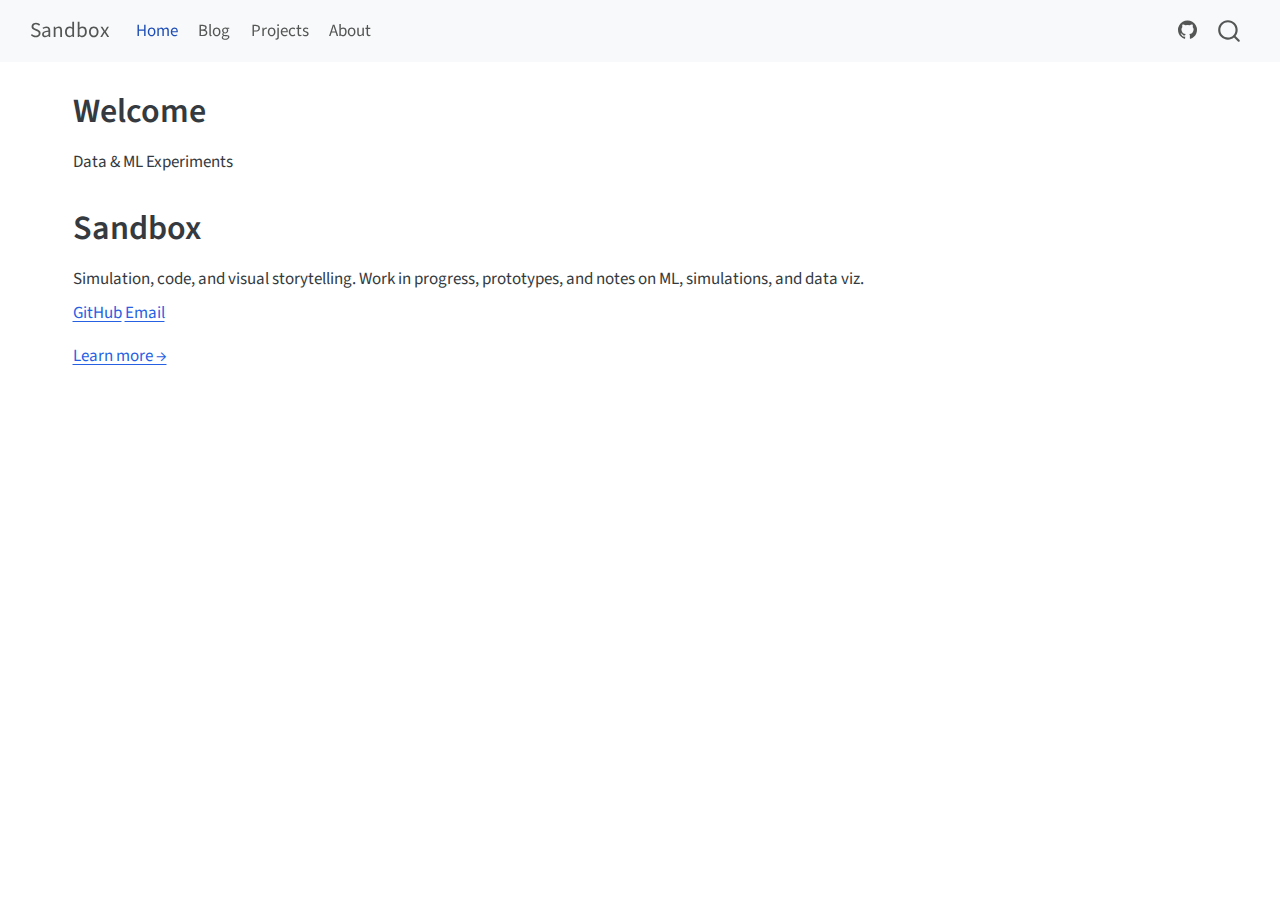
<file: index.html>
<!DOCTYPE html>
<html xmlns="http://www.w3.org/1999/xhtml" lang="en" xml:lang="en"><head>

<meta charset="utf-8">
<meta name="generator" content="quarto-1.8.26">

<meta name="viewport" content="width=device-width, initial-scale=1.0, user-scalable=yes">


<title>Welcome – Sandbox</title>
<style>
code{white-space: pre-wrap;}
span.smallcaps{font-variant: small-caps;}
div.columns{display: flex; gap: min(4vw, 1.5em);}
div.column{flex: auto; overflow-x: auto;}
div.hanging-indent{margin-left: 1.5em; text-indent: -1.5em;}
ul.task-list{list-style: none;}
ul.task-list li input[type="checkbox"] {
  width: 0.8em;
  margin: 0 0.8em 0.2em -1em; /* quarto-specific, see https://github.com/quarto-dev/quarto-cli/issues/4556 */ 
  vertical-align: middle;
}
</style>


<script src="site_libs/quarto-nav/quarto-nav.js"></script>
<script src="site_libs/quarto-nav/headroom.min.js"></script>
<script src="site_libs/clipboard/clipboard.min.js"></script>
<script src="site_libs/quarto-search/autocomplete.umd.js"></script>
<script src="site_libs/quarto-search/fuse.min.js"></script>
<script src="site_libs/quarto-search/quarto-search.js"></script>
<meta name="quarto:offset" content="./">
<script src="site_libs/quarto-html/quarto.js" type="module"></script>
<script src="site_libs/quarto-html/tabsets/tabsets.js" type="module"></script>
<script src="site_libs/quarto-html/axe/axe-check.js" type="module"></script>
<script src="site_libs/quarto-html/popper.min.js"></script>
<script src="site_libs/quarto-html/tippy.umd.min.js"></script>
<script src="site_libs/quarto-html/anchor.min.js"></script>
<link href="site_libs/quarto-html/tippy.css" rel="stylesheet">
<link href="site_libs/quarto-html/quarto-syntax-highlighting-587c61ba64f3a5504c4d52d930310e48.css" rel="stylesheet" id="quarto-text-highlighting-styles">
<script src="site_libs/bootstrap/bootstrap.min.js"></script>
<link href="site_libs/bootstrap/bootstrap-icons.css" rel="stylesheet">
<link href="site_libs/bootstrap/bootstrap-0b37c64f34216b628666a8dac638b53b.min.css" rel="stylesheet" append-hash="true" id="quarto-bootstrap" data-mode="light">
<script id="quarto-search-options" type="application/json">{
  "location": "navbar",
  "copy-button": false,
  "collapse-after": 3,
  "panel-placement": "end",
  "type": "overlay",
  "limit": 50,
  "keyboard-shortcut": [
    "f",
    "/",
    "s"
  ],
  "show-item-context": false,
  "language": {
    "search-no-results-text": "No results",
    "search-matching-documents-text": "matching documents",
    "search-copy-link-title": "Copy link to search",
    "search-hide-matches-text": "Hide additional matches",
    "search-more-match-text": "more match in this document",
    "search-more-matches-text": "more matches in this document",
    "search-clear-button-title": "Clear",
    "search-text-placeholder": "",
    "search-detached-cancel-button-title": "Cancel",
    "search-submit-button-title": "Submit",
    "search-label": "Search"
  }
}</script>


<link rel="stylesheet" href="styles.scss">
</head>

<body class="nav-fixed quarto-light">

<div id="quarto-search-results"></div>
  <header id="quarto-header" class="headroom fixed-top">
    <nav class="navbar navbar-expand-lg " data-bs-theme="dark">
      <div class="navbar-container container-fluid">
      <div class="navbar-brand-container mx-auto">
    <a class="navbar-brand" href="./index.html">
    <span class="navbar-title">Sandbox</span>
    </a>
  </div>
            <div id="quarto-search" class="" title="Search"></div>
          <button class="navbar-toggler" type="button" data-bs-toggle="collapse" data-bs-target="#navbarCollapse" aria-controls="navbarCollapse" role="menu" aria-expanded="false" aria-label="Toggle navigation" onclick="if (window.quartoToggleHeadroom) { window.quartoToggleHeadroom(); }">
  <span class="navbar-toggler-icon"></span>
</button>
          <div class="collapse navbar-collapse" id="navbarCollapse">
            <ul class="navbar-nav navbar-nav-scroll me-auto">
  <li class="nav-item">
    <a class="nav-link active" href="./index.html" aria-current="page"> 
<span class="menu-text">Home</span></a>
  </li>  
  <li class="nav-item">
    <a class="nav-link" href="./posts/index.html"> 
<span class="menu-text">Blog</span></a>
  </li>  
  <li class="nav-item">
    <a class="nav-link" href="./projects.qmd"> 
<span class="menu-text">Projects</span></a>
  </li>  
  <li class="nav-item">
    <a class="nav-link" href="./about.html"> 
<span class="menu-text">About</span></a>
  </li>  
</ul>
            <ul class="navbar-nav navbar-nav-scroll ms-auto">
  <li class="nav-item compact">
    <a class="nav-link" href="https://github.com/anjaliverma01"> <i class="bi bi-github" role="img">
</i> 
<span class="menu-text"></span></a>
  </li>  
</ul>
          </div> <!-- /navcollapse -->
            <div class="quarto-navbar-tools">
</div>
      </div> <!-- /container-fluid -->
    </nav>
</header>
<!-- content -->
<div id="quarto-content" class="quarto-container page-columns page-rows-contents page-layout-full page-navbar">
<!-- sidebar -->
<!-- margin-sidebar -->
    
<!-- main -->
<main class="content column-page" id="quarto-document-content">

<header id="title-block-header" class="quarto-title-block default">
<div class="quarto-title">
<h1 class="title">Welcome</h1>
</div>



<div class="quarto-title-meta column-page">

    
  
    
  </div>
  


</header>


<div class="hero">
<div class="hero-text">
<p class="eyebrow">
Data &amp; ML Experiments
</p>
<h1>
Sandbox
</h1>
<p class="subtitle">
Simulation, code, and visual storytelling. Work in progress, prototypes, and notes on ML, simulations, and data viz.
</p>
<div class="social">
<p><a href="https://github.com/anjaliverma01" aria-label="GitHub">GitHub</a> <a href="mailto:you@example.com" aria-label="Email">Email</a></p>
</div>
<p><a class="cta" href="./posts/index.html">Learn more →</a></p>
</div>
<div class="hero-visual" aria-hidden="true">

</div>
</div>



</main> <!-- /main -->
<script id="quarto-html-after-body" type="application/javascript">
  window.document.addEventListener("DOMContentLoaded", function (event) {
    const icon = "";
    const anchorJS = new window.AnchorJS();
    anchorJS.options = {
      placement: 'right',
      icon: icon
    };
    anchorJS.add('.anchored');
    const isCodeAnnotation = (el) => {
      for (const clz of el.classList) {
        if (clz.startsWith('code-annotation-')) {                     
          return true;
        }
      }
      return false;
    }
    const onCopySuccess = function(e) {
      // button target
      const button = e.trigger;
      // don't keep focus
      button.blur();
      // flash "checked"
      button.classList.add('code-copy-button-checked');
      var currentTitle = button.getAttribute("title");
      button.setAttribute("title", "Copied!");
      let tooltip;
      if (window.bootstrap) {
        button.setAttribute("data-bs-toggle", "tooltip");
        button.setAttribute("data-bs-placement", "left");
        button.setAttribute("data-bs-title", "Copied!");
        tooltip = new bootstrap.Tooltip(button, 
          { trigger: "manual", 
            customClass: "code-copy-button-tooltip",
            offset: [0, -8]});
        tooltip.show();    
      }
      setTimeout(function() {
        if (tooltip) {
          tooltip.hide();
          button.removeAttribute("data-bs-title");
          button.removeAttribute("data-bs-toggle");
          button.removeAttribute("data-bs-placement");
        }
        button.setAttribute("title", currentTitle);
        button.classList.remove('code-copy-button-checked');
      }, 1000);
      // clear code selection
      e.clearSelection();
    }
    const getTextToCopy = function(trigger) {
      const outerScaffold = trigger.parentElement.cloneNode(true);
      const codeEl = outerScaffold.querySelector('code');
      for (const childEl of codeEl.children) {
        if (isCodeAnnotation(childEl)) {
          childEl.remove();
        }
      }
      return codeEl.innerText;
    }
    const clipboard = new window.ClipboardJS('.code-copy-button:not([data-in-quarto-modal])', {
      text: getTextToCopy
    });
    clipboard.on('success', onCopySuccess);
    if (window.document.getElementById('quarto-embedded-source-code-modal')) {
      const clipboardModal = new window.ClipboardJS('.code-copy-button[data-in-quarto-modal]', {
        text: getTextToCopy,
        container: window.document.getElementById('quarto-embedded-source-code-modal')
      });
      clipboardModal.on('success', onCopySuccess);
    }
      var localhostRegex = new RegExp(/^(?:http|https):\/\/localhost\:?[0-9]*\//);
      var mailtoRegex = new RegExp(/^mailto:/);
        var filterRegex = new RegExp("https:\/\/anjaliverma01\.github\.io\/Sandbox\/");
      var isInternal = (href) => {
          return filterRegex.test(href) || localhostRegex.test(href) || mailtoRegex.test(href);
      }
      // Inspect non-navigation links and adorn them if external
     var links = window.document.querySelectorAll('a[href]:not(.nav-link):not(.navbar-brand):not(.toc-action):not(.sidebar-link):not(.sidebar-item-toggle):not(.pagination-link):not(.no-external):not([aria-hidden]):not(.dropdown-item):not(.quarto-navigation-tool):not(.about-link)');
      for (var i=0; i<links.length; i++) {
        const link = links[i];
        if (!isInternal(link.href)) {
          // undo the damage that might have been done by quarto-nav.js in the case of
          // links that we want to consider external
          if (link.dataset.originalHref !== undefined) {
            link.href = link.dataset.originalHref;
          }
        }
      }
    function tippyHover(el, contentFn, onTriggerFn, onUntriggerFn) {
      const config = {
        allowHTML: true,
        maxWidth: 500,
        delay: 100,
        arrow: false,
        appendTo: function(el) {
            return el.parentElement;
        },
        interactive: true,
        interactiveBorder: 10,
        theme: 'quarto',
        placement: 'bottom-start',
      };
      if (contentFn) {
        config.content = contentFn;
      }
      if (onTriggerFn) {
        config.onTrigger = onTriggerFn;
      }
      if (onUntriggerFn) {
        config.onUntrigger = onUntriggerFn;
      }
      window.tippy(el, config); 
    }
    const noterefs = window.document.querySelectorAll('a[role="doc-noteref"]');
    for (var i=0; i<noterefs.length; i++) {
      const ref = noterefs[i];
      tippyHover(ref, function() {
        // use id or data attribute instead here
        let href = ref.getAttribute('data-footnote-href') || ref.getAttribute('href');
        try { href = new URL(href).hash; } catch {}
        const id = href.replace(/^#\/?/, "");
        const note = window.document.getElementById(id);
        if (note) {
          return note.innerHTML;
        } else {
          return "";
        }
      });
    }
    const xrefs = window.document.querySelectorAll('a.quarto-xref');
    const processXRef = (id, note) => {
      // Strip column container classes
      const stripColumnClz = (el) => {
        el.classList.remove("page-full", "page-columns");
        if (el.children) {
          for (const child of el.children) {
            stripColumnClz(child);
          }
        }
      }
      stripColumnClz(note)
      if (id === null || id.startsWith('sec-')) {
        // Special case sections, only their first couple elements
        const container = document.createElement("div");
        if (note.children && note.children.length > 2) {
          container.appendChild(note.children[0].cloneNode(true));
          for (let i = 1; i < note.children.length; i++) {
            const child = note.children[i];
            if (child.tagName === "P" && child.innerText === "") {
              continue;
            } else {
              container.appendChild(child.cloneNode(true));
              break;
            }
          }
          if (window.Quarto?.typesetMath) {
            window.Quarto.typesetMath(container);
          }
          return container.innerHTML
        } else {
          if (window.Quarto?.typesetMath) {
            window.Quarto.typesetMath(note);
          }
          return note.innerHTML;
        }
      } else {
        // Remove any anchor links if they are present
        const anchorLink = note.querySelector('a.anchorjs-link');
        if (anchorLink) {
          anchorLink.remove();
        }
        if (window.Quarto?.typesetMath) {
          window.Quarto.typesetMath(note);
        }
        if (note.classList.contains("callout")) {
          return note.outerHTML;
        } else {
          return note.innerHTML;
        }
      }
    }
    for (var i=0; i<xrefs.length; i++) {
      const xref = xrefs[i];
      tippyHover(xref, undefined, function(instance) {
        instance.disable();
        let url = xref.getAttribute('href');
        let hash = undefined; 
        if (url.startsWith('#')) {
          hash = url;
        } else {
          try { hash = new URL(url).hash; } catch {}
        }
        if (hash) {
          const id = hash.replace(/^#\/?/, "");
          const note = window.document.getElementById(id);
          if (note !== null) {
            try {
              const html = processXRef(id, note.cloneNode(true));
              instance.setContent(html);
            } finally {
              instance.enable();
              instance.show();
            }
          } else {
            // See if we can fetch this
            fetch(url.split('#')[0])
            .then(res => res.text())
            .then(html => {
              const parser = new DOMParser();
              const htmlDoc = parser.parseFromString(html, "text/html");
              const note = htmlDoc.getElementById(id);
              if (note !== null) {
                const html = processXRef(id, note);
                instance.setContent(html);
              } 
            }).finally(() => {
              instance.enable();
              instance.show();
            });
          }
        } else {
          // See if we can fetch a full url (with no hash to target)
          // This is a special case and we should probably do some content thinning / targeting
          fetch(url)
          .then(res => res.text())
          .then(html => {
            const parser = new DOMParser();
            const htmlDoc = parser.parseFromString(html, "text/html");
            const note = htmlDoc.querySelector('main.content');
            if (note !== null) {
              // This should only happen for chapter cross references
              // (since there is no id in the URL)
              // remove the first header
              if (note.children.length > 0 && note.children[0].tagName === "HEADER") {
                note.children[0].remove();
              }
              const html = processXRef(null, note);
              instance.setContent(html);
            } 
          }).finally(() => {
            instance.enable();
            instance.show();
          });
        }
      }, function(instance) {
      });
    }
        let selectedAnnoteEl;
        const selectorForAnnotation = ( cell, annotation) => {
          let cellAttr = 'data-code-cell="' + cell + '"';
          let lineAttr = 'data-code-annotation="' +  annotation + '"';
          const selector = 'span[' + cellAttr + '][' + lineAttr + ']';
          return selector;
        }
        const selectCodeLines = (annoteEl) => {
          const doc = window.document;
          const targetCell = annoteEl.getAttribute("data-target-cell");
          const targetAnnotation = annoteEl.getAttribute("data-target-annotation");
          const annoteSpan = window.document.querySelector(selectorForAnnotation(targetCell, targetAnnotation));
          const lines = annoteSpan.getAttribute("data-code-lines").split(",");
          const lineIds = lines.map((line) => {
            return targetCell + "-" + line;
          })
          let top = null;
          let height = null;
          let parent = null;
          if (lineIds.length > 0) {
              //compute the position of the single el (top and bottom and make a div)
              const el = window.document.getElementById(lineIds[0]);
              top = el.offsetTop;
              height = el.offsetHeight;
              parent = el.parentElement.parentElement;
            if (lineIds.length > 1) {
              const lastEl = window.document.getElementById(lineIds[lineIds.length - 1]);
              const bottom = lastEl.offsetTop + lastEl.offsetHeight;
              height = bottom - top;
            }
            if (top !== null && height !== null && parent !== null) {
              // cook up a div (if necessary) and position it 
              let div = window.document.getElementById("code-annotation-line-highlight");
              if (div === null) {
                div = window.document.createElement("div");
                div.setAttribute("id", "code-annotation-line-highlight");
                div.style.position = 'absolute';
                parent.appendChild(div);
              }
              div.style.top = top - 2 + "px";
              div.style.height = height + 4 + "px";
              div.style.left = 0;
              let gutterDiv = window.document.getElementById("code-annotation-line-highlight-gutter");
              if (gutterDiv === null) {
                gutterDiv = window.document.createElement("div");
                gutterDiv.setAttribute("id", "code-annotation-line-highlight-gutter");
                gutterDiv.style.position = 'absolute';
                const codeCell = window.document.getElementById(targetCell);
                const gutter = codeCell.querySelector('.code-annotation-gutter');
                gutter.appendChild(gutterDiv);
              }
              gutterDiv.style.top = top - 2 + "px";
              gutterDiv.style.height = height + 4 + "px";
            }
            selectedAnnoteEl = annoteEl;
          }
        };
        const unselectCodeLines = () => {
          const elementsIds = ["code-annotation-line-highlight", "code-annotation-line-highlight-gutter"];
          elementsIds.forEach((elId) => {
            const div = window.document.getElementById(elId);
            if (div) {
              div.remove();
            }
          });
          selectedAnnoteEl = undefined;
        };
          // Handle positioning of the toggle
      window.addEventListener(
        "resize",
        throttle(() => {
          elRect = undefined;
          if (selectedAnnoteEl) {
            selectCodeLines(selectedAnnoteEl);
          }
        }, 10)
      );
      function throttle(fn, ms) {
      let throttle = false;
      let timer;
        return (...args) => {
          if(!throttle) { // first call gets through
              fn.apply(this, args);
              throttle = true;
          } else { // all the others get throttled
              if(timer) clearTimeout(timer); // cancel #2
              timer = setTimeout(() => {
                fn.apply(this, args);
                timer = throttle = false;
              }, ms);
          }
        };
      }
        // Attach click handler to the DT
        const annoteDls = window.document.querySelectorAll('dt[data-target-cell]');
        for (const annoteDlNode of annoteDls) {
          annoteDlNode.addEventListener('click', (event) => {
            const clickedEl = event.target;
            if (clickedEl !== selectedAnnoteEl) {
              unselectCodeLines();
              const activeEl = window.document.querySelector('dt[data-target-cell].code-annotation-active');
              if (activeEl) {
                activeEl.classList.remove('code-annotation-active');
              }
              selectCodeLines(clickedEl);
              clickedEl.classList.add('code-annotation-active');
            } else {
              // Unselect the line
              unselectCodeLines();
              clickedEl.classList.remove('code-annotation-active');
            }
          });
        }
    const findCites = (el) => {
      const parentEl = el.parentElement;
      if (parentEl) {
        const cites = parentEl.dataset.cites;
        if (cites) {
          return {
            el,
            cites: cites.split(' ')
          };
        } else {
          return findCites(el.parentElement)
        }
      } else {
        return undefined;
      }
    };
    var bibliorefs = window.document.querySelectorAll('a[role="doc-biblioref"]');
    for (var i=0; i<bibliorefs.length; i++) {
      const ref = bibliorefs[i];
      const citeInfo = findCites(ref);
      if (citeInfo) {
        tippyHover(citeInfo.el, function() {
          var popup = window.document.createElement('div');
          citeInfo.cites.forEach(function(cite) {
            var citeDiv = window.document.createElement('div');
            citeDiv.classList.add('hanging-indent');
            citeDiv.classList.add('csl-entry');
            var biblioDiv = window.document.getElementById('ref-' + cite);
            if (biblioDiv) {
              citeDiv.innerHTML = biblioDiv.innerHTML;
            }
            popup.appendChild(citeDiv);
          });
          return popup.innerHTML;
        });
      }
    }
  });
  </script>
</div> <!-- /content -->




</body></html>
</file>
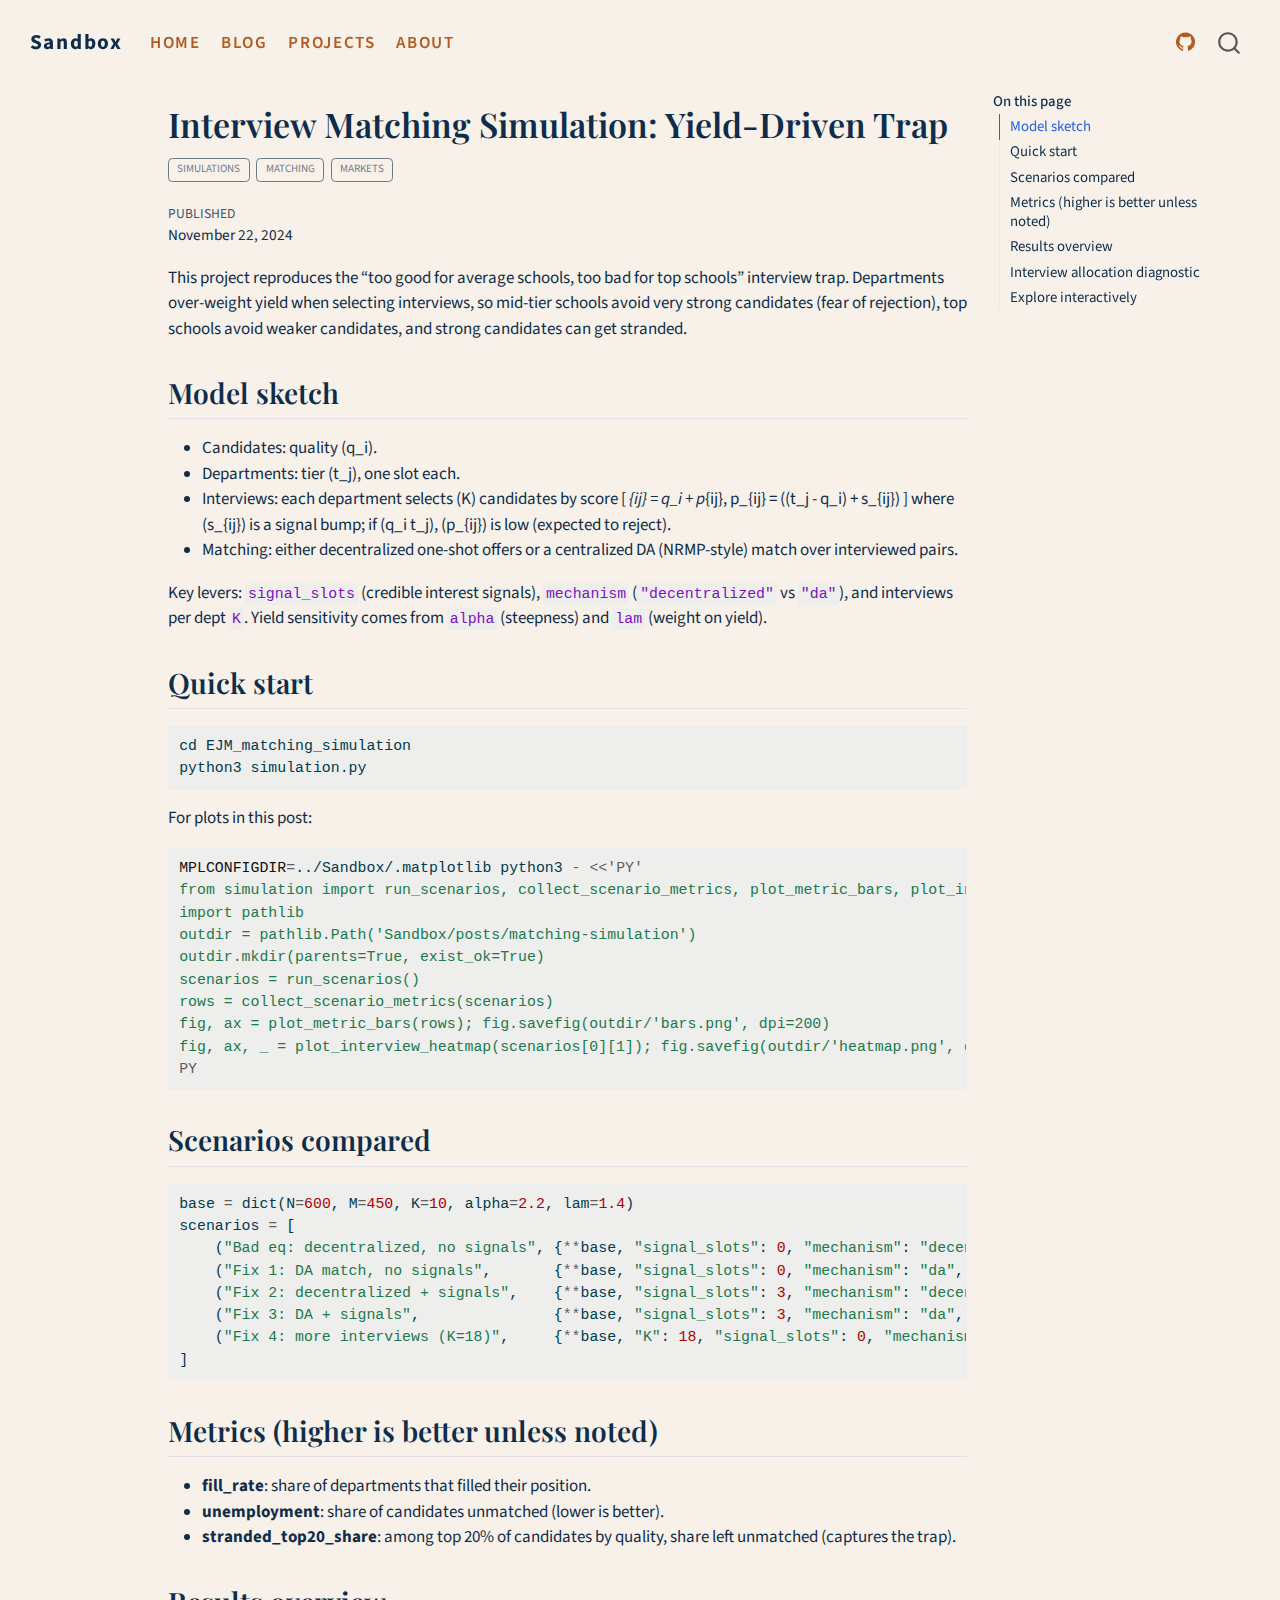
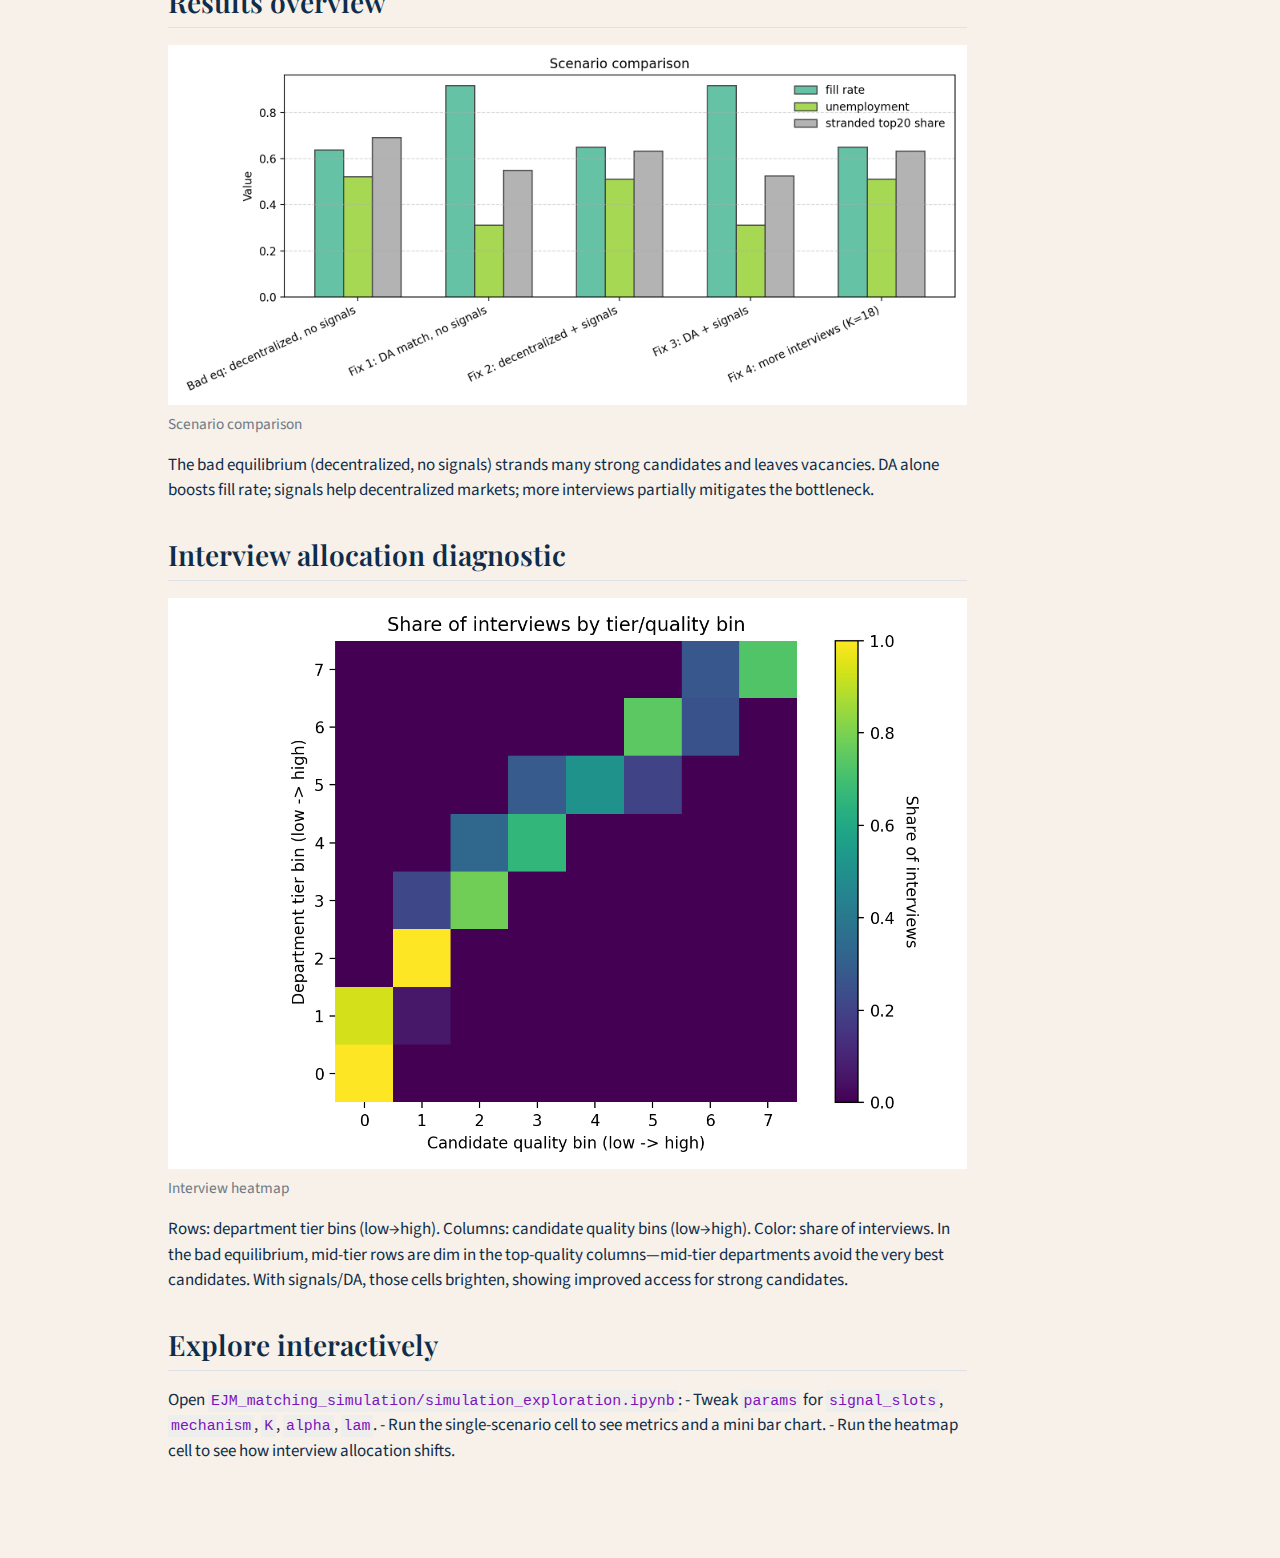
<file: posts/matching-simulation/index.html>
<!DOCTYPE html>
<html xmlns="http://www.w3.org/1999/xhtml" lang="en" xml:lang="en"><head>

<meta charset="utf-8">
<meta name="generator" content="quarto-1.8.26">

<meta name="viewport" content="width=device-width, initial-scale=1.0, user-scalable=yes">

<meta name="dcterms.date" content="2024-11-22">

<title>Interview Matching Simulation: Yield-Driven Trap – Sandbox</title>
<style>
code{white-space: pre-wrap;}
span.smallcaps{font-variant: small-caps;}
div.columns{display: flex; gap: min(4vw, 1.5em);}
div.column{flex: auto; overflow-x: auto;}
div.hanging-indent{margin-left: 1.5em; text-indent: -1.5em;}
ul.task-list{list-style: none;}
ul.task-list li input[type="checkbox"] {
  width: 0.8em;
  margin: 0 0.8em 0.2em -1em; /* quarto-specific, see https://github.com/quarto-dev/quarto-cli/issues/4556 */ 
  vertical-align: middle;
}
/* CSS for syntax highlighting */
html { -webkit-text-size-adjust: 100%; }
pre > code.sourceCode { white-space: pre; position: relative; }
pre > code.sourceCode > span { display: inline-block; line-height: 1.25; }
pre > code.sourceCode > span:empty { height: 1.2em; }
.sourceCode { overflow: visible; }
code.sourceCode > span { color: inherit; text-decoration: inherit; }
div.sourceCode { margin: 1em 0; }
pre.sourceCode { margin: 0; }
@media screen {
div.sourceCode { overflow: auto; }
}
@media print {
pre > code.sourceCode { white-space: pre-wrap; }
pre > code.sourceCode > span { text-indent: -5em; padding-left: 5em; }
}
pre.numberSource code
  { counter-reset: source-line 0; }
pre.numberSource code > span
  { position: relative; left: -4em; counter-increment: source-line; }
pre.numberSource code > span > a:first-child::before
  { content: counter(source-line);
    position: relative; left: -1em; text-align: right; vertical-align: baseline;
    border: none; display: inline-block;
    -webkit-touch-callout: none; -webkit-user-select: none;
    -khtml-user-select: none; -moz-user-select: none;
    -ms-user-select: none; user-select: none;
    padding: 0 4px; width: 4em;
  }
pre.numberSource { margin-left: 3em;  padding-left: 4px; }
div.sourceCode
  {   }
@media screen {
pre > code.sourceCode > span > a:first-child::before { text-decoration: underline; }
}
</style>


<script src="../../site_libs/quarto-nav/quarto-nav.js"></script>
<script src="../../site_libs/quarto-nav/headroom.min.js"></script>
<script src="../../site_libs/clipboard/clipboard.min.js"></script>
<script src="../../site_libs/quarto-search/autocomplete.umd.js"></script>
<script src="../../site_libs/quarto-search/fuse.min.js"></script>
<script src="../../site_libs/quarto-search/quarto-search.js"></script>
<meta name="quarto:offset" content="../../">
<script src="../../site_libs/quarto-html/quarto.js" type="module"></script>
<script src="../../site_libs/quarto-html/tabsets/tabsets.js" type="module"></script>
<script src="../../site_libs/quarto-html/axe/axe-check.js" type="module"></script>
<script src="../../site_libs/quarto-html/popper.min.js"></script>
<script src="../../site_libs/quarto-html/tippy.umd.min.js"></script>
<script src="../../site_libs/quarto-html/anchor.min.js"></script>
<link href="../../site_libs/quarto-html/tippy.css" rel="stylesheet">
<link href="../../site_libs/quarto-html/quarto-syntax-highlighting-587c61ba64f3a5504c4d52d930310e48.css" rel="stylesheet" id="quarto-text-highlighting-styles">
<script src="../../site_libs/bootstrap/bootstrap.min.js"></script>
<link href="../../site_libs/bootstrap/bootstrap-icons.css" rel="stylesheet">
<link href="../../site_libs/bootstrap/bootstrap-5b4ad623e5705c0698d39aec6f10cf02.min.css" rel="stylesheet" append-hash="true" id="quarto-bootstrap" data-mode="light">
<script id="quarto-search-options" type="application/json">{
  "location": "navbar",
  "copy-button": false,
  "collapse-after": 3,
  "panel-placement": "end",
  "type": "overlay",
  "limit": 50,
  "keyboard-shortcut": [
    "f",
    "/",
    "s"
  ],
  "show-item-context": false,
  "language": {
    "search-no-results-text": "No results",
    "search-matching-documents-text": "matching documents",
    "search-copy-link-title": "Copy link to search",
    "search-hide-matches-text": "Hide additional matches",
    "search-more-match-text": "more match in this document",
    "search-more-matches-text": "more matches in this document",
    "search-clear-button-title": "Clear",
    "search-text-placeholder": "",
    "search-detached-cancel-button-title": "Cancel",
    "search-submit-button-title": "Submit",
    "search-label": "Search"
  }
}</script>


<link rel="stylesheet" href="../../styles.css">
</head>

<body class="nav-fixed quarto-light">

<div id="quarto-search-results"></div>
  <header id="quarto-header" class="headroom fixed-top">
    <nav class="navbar navbar-expand-lg " data-bs-theme="dark">
      <div class="navbar-container container-fluid">
      <div class="navbar-brand-container mx-auto">
    <a class="navbar-brand" href="../../index.html">
    <span class="navbar-title">Sandbox</span>
    </a>
  </div>
            <div id="quarto-search" class="" title="Search"></div>
          <button class="navbar-toggler" type="button" data-bs-toggle="collapse" data-bs-target="#navbarCollapse" aria-controls="navbarCollapse" role="menu" aria-expanded="false" aria-label="Toggle navigation" onclick="if (window.quartoToggleHeadroom) { window.quartoToggleHeadroom(); }">
  <span class="navbar-toggler-icon"></span>
</button>
          <div class="collapse navbar-collapse" id="navbarCollapse">
            <ul class="navbar-nav navbar-nav-scroll me-auto">
  <li class="nav-item">
    <a class="nav-link" href="../../index.html"> 
<span class="menu-text">Home</span></a>
  </li>  
  <li class="nav-item">
    <a class="nav-link" href="../../posts/index.html"> 
<span class="menu-text">Blog</span></a>
  </li>  
  <li class="nav-item">
    <a class="nav-link" href="../../projects.qmd"> 
<span class="menu-text">Projects</span></a>
  </li>  
  <li class="nav-item">
    <a class="nav-link" href="../../about.html"> 
<span class="menu-text">About</span></a>
  </li>  
</ul>
            <ul class="navbar-nav navbar-nav-scroll ms-auto">
  <li class="nav-item compact">
    <a class="nav-link" href="https://github.com/anjaliverma01"> <i class="bi bi-github" role="img">
</i> 
<span class="menu-text"></span></a>
  </li>  
</ul>
          </div> <!-- /navcollapse -->
            <div class="quarto-navbar-tools">
</div>
      </div> <!-- /container-fluid -->
    </nav>
</header>
<!-- content -->
<div id="quarto-content" class="quarto-container page-columns page-rows-contents page-layout-article page-navbar">
<!-- sidebar -->
<!-- margin-sidebar -->
    <div id="quarto-margin-sidebar" class="sidebar margin-sidebar">
        <nav id="TOC" role="doc-toc" class="toc-active">
    <h2 id="toc-title">On this page</h2>
   
  <ul>
  <li><a href="#model-sketch" id="toc-model-sketch" class="nav-link active" data-scroll-target="#model-sketch">Model sketch</a></li>
  <li><a href="#quick-start" id="toc-quick-start" class="nav-link" data-scroll-target="#quick-start">Quick start</a></li>
  <li><a href="#scenarios-compared" id="toc-scenarios-compared" class="nav-link" data-scroll-target="#scenarios-compared">Scenarios compared</a></li>
  <li><a href="#metrics-higher-is-better-unless-noted" id="toc-metrics-higher-is-better-unless-noted" class="nav-link" data-scroll-target="#metrics-higher-is-better-unless-noted">Metrics (higher is better unless noted)</a></li>
  <li><a href="#results-overview" id="toc-results-overview" class="nav-link" data-scroll-target="#results-overview">Results overview</a></li>
  <li><a href="#interview-allocation-diagnostic" id="toc-interview-allocation-diagnostic" class="nav-link" data-scroll-target="#interview-allocation-diagnostic">Interview allocation diagnostic</a></li>
  <li><a href="#explore-interactively" id="toc-explore-interactively" class="nav-link" data-scroll-target="#explore-interactively">Explore interactively</a></li>
  </ul>
</nav>
    </div>
<!-- main -->
<main class="content" id="quarto-document-content">

<header id="title-block-header" class="quarto-title-block default">
<div class="quarto-title">
<h1 class="title">Interview Matching Simulation: Yield-Driven Trap</h1>
  <div class="quarto-categories">
    <div class="quarto-category">simulations</div>
    <div class="quarto-category">matching</div>
    <div class="quarto-category">markets</div>
  </div>
  </div>



<div class="quarto-title-meta">

    
    <div>
    <div class="quarto-title-meta-heading">Published</div>
    <div class="quarto-title-meta-contents">
      <p class="date">November 22, 2024</p>
    </div>
  </div>
  
    
  </div>
  


</header>


<p>This project reproduces the “too good for average schools, too bad for top schools” interview trap. Departments over-weight yield when selecting interviews, so mid-tier schools avoid very strong candidates (fear of rejection), top schools avoid weaker candidates, and strong candidates can get stranded.</p>
<section id="model-sketch" class="level2">
<h2 class="anchored" data-anchor-id="model-sketch">Model sketch</h2>
<ul>
<li>Candidates: quality (q_i).</li>
<li>Departments: tier (t_j), one slot each.</li>
<li>Interviews: each department selects (K) candidates by score [ <em>{ij} = q_i + p</em>{ij}, p_{ij} = ((t_j - q_i) + s_{ij}) ] where (s_{ij}) is a signal bump; if (q_i t_j), (p_{ij}) is low (expected to reject).</li>
<li>Matching: either decentralized one-shot offers or a centralized DA (NRMP-style) match over interviewed pairs.</li>
</ul>
<p>Key levers: <code>signal_slots</code> (credible interest signals), <code>mechanism</code> (<code>"decentralized"</code> vs <code>"da"</code>), and interviews per dept <code>K</code>. Yield sensitivity comes from <code>alpha</code> (steepness) and <code>lam</code> (weight on yield).</p>
</section>
<section id="quick-start" class="level2">
<h2 class="anchored" data-anchor-id="quick-start">Quick start</h2>
<div class="code-copy-outer-scaffold"><div class="sourceCode" id="cb1"><pre class="sourceCode bash code-with-copy"><code class="sourceCode bash"><span id="cb1-1"><a href="#cb1-1" aria-hidden="true" tabindex="-1"></a><span class="bu">cd</span> EJM_matching_simulation</span>
<span id="cb1-2"><a href="#cb1-2" aria-hidden="true" tabindex="-1"></a><span class="ex">python3</span> simulation.py</span></code></pre></div><button title="Copy to Clipboard" class="code-copy-button"><i class="bi"></i></button></div>
<p>For plots in this post:</p>
<div class="code-copy-outer-scaffold"><div class="sourceCode" id="cb2"><pre class="sourceCode bash code-with-copy"><code class="sourceCode bash"><span id="cb2-1"><a href="#cb2-1" aria-hidden="true" tabindex="-1"></a><span class="va">MPLCONFIGDIR</span><span class="op">=</span>../Sandbox/.matplotlib <span class="ex">python3</span> <span class="at">-</span> <span class="op">&lt;&lt;'PY'</span></span>
<span id="cb2-2"><a href="#cb2-2" aria-hidden="true" tabindex="-1"></a><span class="st">from simulation import run_scenarios, collect_scenario_metrics, plot_metric_bars, plot_interview_heatmap</span></span>
<span id="cb2-3"><a href="#cb2-3" aria-hidden="true" tabindex="-1"></a><span class="st">import pathlib</span></span>
<span id="cb2-4"><a href="#cb2-4" aria-hidden="true" tabindex="-1"></a><span class="st">outdir = pathlib.Path('Sandbox/posts/matching-simulation')</span></span>
<span id="cb2-5"><a href="#cb2-5" aria-hidden="true" tabindex="-1"></a><span class="st">outdir.mkdir(parents=True, exist_ok=True)</span></span>
<span id="cb2-6"><a href="#cb2-6" aria-hidden="true" tabindex="-1"></a><span class="st">scenarios = run_scenarios()</span></span>
<span id="cb2-7"><a href="#cb2-7" aria-hidden="true" tabindex="-1"></a><span class="st">rows = collect_scenario_metrics(scenarios)</span></span>
<span id="cb2-8"><a href="#cb2-8" aria-hidden="true" tabindex="-1"></a><span class="st">fig, ax = plot_metric_bars(rows); fig.savefig(outdir/'bars.png', dpi=200)</span></span>
<span id="cb2-9"><a href="#cb2-9" aria-hidden="true" tabindex="-1"></a><span class="st">fig, ax, _ = plot_interview_heatmap(scenarios[0][1]); fig.savefig(outdir/'heatmap.png', dpi=200)</span></span>
<span id="cb2-10"><a href="#cb2-10" aria-hidden="true" tabindex="-1"></a><span class="op">PY</span></span></code></pre></div><button title="Copy to Clipboard" class="code-copy-button"><i class="bi"></i></button></div>
</section>
<section id="scenarios-compared" class="level2">
<h2 class="anchored" data-anchor-id="scenarios-compared">Scenarios compared</h2>
<div class="code-copy-outer-scaffold"><div class="sourceCode" id="cb3"><pre class="sourceCode python code-with-copy"><code class="sourceCode python"><span id="cb3-1"><a href="#cb3-1" aria-hidden="true" tabindex="-1"></a>base <span class="op">=</span> <span class="bu">dict</span>(N<span class="op">=</span><span class="dv">600</span>, M<span class="op">=</span><span class="dv">450</span>, K<span class="op">=</span><span class="dv">10</span>, alpha<span class="op">=</span><span class="fl">2.2</span>, lam<span class="op">=</span><span class="fl">1.4</span>)</span>
<span id="cb3-2"><a href="#cb3-2" aria-hidden="true" tabindex="-1"></a>scenarios <span class="op">=</span> [</span>
<span id="cb3-3"><a href="#cb3-3" aria-hidden="true" tabindex="-1"></a>    (<span class="st">"Bad eq: decentralized, no signals"</span>, {<span class="op">**</span>base, <span class="st">"signal_slots"</span>: <span class="dv">0</span>, <span class="st">"mechanism"</span>: <span class="st">"decentralized"</span>, <span class="st">"seed"</span>: <span class="dv">1</span>}),</span>
<span id="cb3-4"><a href="#cb3-4" aria-hidden="true" tabindex="-1"></a>    (<span class="st">"Fix 1: DA match, no signals"</span>,       {<span class="op">**</span>base, <span class="st">"signal_slots"</span>: <span class="dv">0</span>, <span class="st">"mechanism"</span>: <span class="st">"da"</span>,            <span class="st">"seed"</span>: <span class="dv">1</span>}),</span>
<span id="cb3-5"><a href="#cb3-5" aria-hidden="true" tabindex="-1"></a>    (<span class="st">"Fix 2: decentralized + signals"</span>,    {<span class="op">**</span>base, <span class="st">"signal_slots"</span>: <span class="dv">3</span>, <span class="st">"mechanism"</span>: <span class="st">"decentralized"</span>, <span class="st">"seed"</span>: <span class="dv">1</span>}),</span>
<span id="cb3-6"><a href="#cb3-6" aria-hidden="true" tabindex="-1"></a>    (<span class="st">"Fix 3: DA + signals"</span>,               {<span class="op">**</span>base, <span class="st">"signal_slots"</span>: <span class="dv">3</span>, <span class="st">"mechanism"</span>: <span class="st">"da"</span>,            <span class="st">"seed"</span>: <span class="dv">1</span>}),</span>
<span id="cb3-7"><a href="#cb3-7" aria-hidden="true" tabindex="-1"></a>    (<span class="st">"Fix 4: more interviews (K=18)"</span>,     {<span class="op">**</span>base, <span class="st">"K"</span>: <span class="dv">18</span>, <span class="st">"signal_slots"</span>: <span class="dv">0</span>, <span class="st">"mechanism"</span>: <span class="st">"decentralized"</span>, <span class="st">"seed"</span>: <span class="dv">1</span>}),</span>
<span id="cb3-8"><a href="#cb3-8" aria-hidden="true" tabindex="-1"></a>]</span></code></pre></div><button title="Copy to Clipboard" class="code-copy-button"><i class="bi"></i></button></div>
</section>
<section id="metrics-higher-is-better-unless-noted" class="level2">
<h2 class="anchored" data-anchor-id="metrics-higher-is-better-unless-noted">Metrics (higher is better unless noted)</h2>
<ul>
<li><strong>fill_rate</strong>: share of departments that filled their position.</li>
<li><strong>unemployment</strong>: share of candidates unmatched (lower is better).</li>
<li><strong>stranded_top20_share</strong>: among top 20% of candidates by quality, share left unmatched (captures the trap).</li>
</ul>
</section>
<section id="results-overview" class="level2">
<h2 class="anchored" data-anchor-id="results-overview">Results overview</h2>
<div class="quarto-figure quarto-figure-center">
<figure class="figure">
<p><img src="bars.png" class="img-fluid figure-img"></p>
<figcaption>Scenario comparison</figcaption>
</figure>
</div>
<p>The bad equilibrium (decentralized, no signals) strands many strong candidates and leaves vacancies. DA alone boosts fill rate; signals help decentralized markets; more interviews partially mitigates the bottleneck.</p>
</section>
<section id="interview-allocation-diagnostic" class="level2">
<h2 class="anchored" data-anchor-id="interview-allocation-diagnostic">Interview allocation diagnostic</h2>
<div class="quarto-figure quarto-figure-center">
<figure class="figure">
<p><img src="heatmap.png" class="img-fluid figure-img"></p>
<figcaption>Interview heatmap</figcaption>
</figure>
</div>
<p>Rows: department tier bins (low→high). Columns: candidate quality bins (low→high). Color: share of interviews. In the bad equilibrium, mid-tier rows are dim in the top-quality columns—mid-tier departments avoid the very best candidates. With signals/DA, those cells brighten, showing improved access for strong candidates.</p>
</section>
<section id="explore-interactively" class="level2">
<h2 class="anchored" data-anchor-id="explore-interactively">Explore interactively</h2>
<p>Open <code>EJM_matching_simulation/simulation_exploration.ipynb</code>: - Tweak <code>params</code> for <code>signal_slots</code>, <code>mechanism</code>, <code>K</code>, <code>alpha</code>, <code>lam</code>. - Run the single-scenario cell to see metrics and a mini bar chart. - Run the heatmap cell to see how interview allocation shifts.</p>


</section>

</main> <!-- /main -->
<script id="quarto-html-after-body" type="application/javascript">
  window.document.addEventListener("DOMContentLoaded", function (event) {
    const icon = "";
    const anchorJS = new window.AnchorJS();
    anchorJS.options = {
      placement: 'right',
      icon: icon
    };
    anchorJS.add('.anchored');
    const isCodeAnnotation = (el) => {
      for (const clz of el.classList) {
        if (clz.startsWith('code-annotation-')) {                     
          return true;
        }
      }
      return false;
    }
    const onCopySuccess = function(e) {
      // button target
      const button = e.trigger;
      // don't keep focus
      button.blur();
      // flash "checked"
      button.classList.add('code-copy-button-checked');
      var currentTitle = button.getAttribute("title");
      button.setAttribute("title", "Copied!");
      let tooltip;
      if (window.bootstrap) {
        button.setAttribute("data-bs-toggle", "tooltip");
        button.setAttribute("data-bs-placement", "left");
        button.setAttribute("data-bs-title", "Copied!");
        tooltip = new bootstrap.Tooltip(button, 
          { trigger: "manual", 
            customClass: "code-copy-button-tooltip",
            offset: [0, -8]});
        tooltip.show();    
      }
      setTimeout(function() {
        if (tooltip) {
          tooltip.hide();
          button.removeAttribute("data-bs-title");
          button.removeAttribute("data-bs-toggle");
          button.removeAttribute("data-bs-placement");
        }
        button.setAttribute("title", currentTitle);
        button.classList.remove('code-copy-button-checked');
      }, 1000);
      // clear code selection
      e.clearSelection();
    }
    const getTextToCopy = function(trigger) {
      const outerScaffold = trigger.parentElement.cloneNode(true);
      const codeEl = outerScaffold.querySelector('code');
      for (const childEl of codeEl.children) {
        if (isCodeAnnotation(childEl)) {
          childEl.remove();
        }
      }
      return codeEl.innerText;
    }
    const clipboard = new window.ClipboardJS('.code-copy-button:not([data-in-quarto-modal])', {
      text: getTextToCopy
    });
    clipboard.on('success', onCopySuccess);
    if (window.document.getElementById('quarto-embedded-source-code-modal')) {
      const clipboardModal = new window.ClipboardJS('.code-copy-button[data-in-quarto-modal]', {
        text: getTextToCopy,
        container: window.document.getElementById('quarto-embedded-source-code-modal')
      });
      clipboardModal.on('success', onCopySuccess);
    }
      var localhostRegex = new RegExp(/^(?:http|https):\/\/localhost\:?[0-9]*\//);
      var mailtoRegex = new RegExp(/^mailto:/);
        var filterRegex = new RegExp("https:\/\/anjaliverma01\.github\.io\/Sandbox\/");
      var isInternal = (href) => {
          return filterRegex.test(href) || localhostRegex.test(href) || mailtoRegex.test(href);
      }
      // Inspect non-navigation links and adorn them if external
     var links = window.document.querySelectorAll('a[href]:not(.nav-link):not(.navbar-brand):not(.toc-action):not(.sidebar-link):not(.sidebar-item-toggle):not(.pagination-link):not(.no-external):not([aria-hidden]):not(.dropdown-item):not(.quarto-navigation-tool):not(.about-link)');
      for (var i=0; i<links.length; i++) {
        const link = links[i];
        if (!isInternal(link.href)) {
          // undo the damage that might have been done by quarto-nav.js in the case of
          // links that we want to consider external
          if (link.dataset.originalHref !== undefined) {
            link.href = link.dataset.originalHref;
          }
        }
      }
    function tippyHover(el, contentFn, onTriggerFn, onUntriggerFn) {
      const config = {
        allowHTML: true,
        maxWidth: 500,
        delay: 100,
        arrow: false,
        appendTo: function(el) {
            return el.parentElement;
        },
        interactive: true,
        interactiveBorder: 10,
        theme: 'quarto',
        placement: 'bottom-start',
      };
      if (contentFn) {
        config.content = contentFn;
      }
      if (onTriggerFn) {
        config.onTrigger = onTriggerFn;
      }
      if (onUntriggerFn) {
        config.onUntrigger = onUntriggerFn;
      }
      window.tippy(el, config); 
    }
    const noterefs = window.document.querySelectorAll('a[role="doc-noteref"]');
    for (var i=0; i<noterefs.length; i++) {
      const ref = noterefs[i];
      tippyHover(ref, function() {
        // use id or data attribute instead here
        let href = ref.getAttribute('data-footnote-href') || ref.getAttribute('href');
        try { href = new URL(href).hash; } catch {}
        const id = href.replace(/^#\/?/, "");
        const note = window.document.getElementById(id);
        if (note) {
          return note.innerHTML;
        } else {
          return "";
        }
      });
    }
    const xrefs = window.document.querySelectorAll('a.quarto-xref');
    const processXRef = (id, note) => {
      // Strip column container classes
      const stripColumnClz = (el) => {
        el.classList.remove("page-full", "page-columns");
        if (el.children) {
          for (const child of el.children) {
            stripColumnClz(child);
          }
        }
      }
      stripColumnClz(note)
      if (id === null || id.startsWith('sec-')) {
        // Special case sections, only their first couple elements
        const container = document.createElement("div");
        if (note.children && note.children.length > 2) {
          container.appendChild(note.children[0].cloneNode(true));
          for (let i = 1; i < note.children.length; i++) {
            const child = note.children[i];
            if (child.tagName === "P" && child.innerText === "") {
              continue;
            } else {
              container.appendChild(child.cloneNode(true));
              break;
            }
          }
          if (window.Quarto?.typesetMath) {
            window.Quarto.typesetMath(container);
          }
          return container.innerHTML
        } else {
          if (window.Quarto?.typesetMath) {
            window.Quarto.typesetMath(note);
          }
          return note.innerHTML;
        }
      } else {
        // Remove any anchor links if they are present
        const anchorLink = note.querySelector('a.anchorjs-link');
        if (anchorLink) {
          anchorLink.remove();
        }
        if (window.Quarto?.typesetMath) {
          window.Quarto.typesetMath(note);
        }
        if (note.classList.contains("callout")) {
          return note.outerHTML;
        } else {
          return note.innerHTML;
        }
      }
    }
    for (var i=0; i<xrefs.length; i++) {
      const xref = xrefs[i];
      tippyHover(xref, undefined, function(instance) {
        instance.disable();
        let url = xref.getAttribute('href');
        let hash = undefined; 
        if (url.startsWith('#')) {
          hash = url;
        } else {
          try { hash = new URL(url).hash; } catch {}
        }
        if (hash) {
          const id = hash.replace(/^#\/?/, "");
          const note = window.document.getElementById(id);
          if (note !== null) {
            try {
              const html = processXRef(id, note.cloneNode(true));
              instance.setContent(html);
            } finally {
              instance.enable();
              instance.show();
            }
          } else {
            // See if we can fetch this
            fetch(url.split('#')[0])
            .then(res => res.text())
            .then(html => {
              const parser = new DOMParser();
              const htmlDoc = parser.parseFromString(html, "text/html");
              const note = htmlDoc.getElementById(id);
              if (note !== null) {
                const html = processXRef(id, note);
                instance.setContent(html);
              } 
            }).finally(() => {
              instance.enable();
              instance.show();
            });
          }
        } else {
          // See if we can fetch a full url (with no hash to target)
          // This is a special case and we should probably do some content thinning / targeting
          fetch(url)
          .then(res => res.text())
          .then(html => {
            const parser = new DOMParser();
            const htmlDoc = parser.parseFromString(html, "text/html");
            const note = htmlDoc.querySelector('main.content');
            if (note !== null) {
              // This should only happen for chapter cross references
              // (since there is no id in the URL)
              // remove the first header
              if (note.children.length > 0 && note.children[0].tagName === "HEADER") {
                note.children[0].remove();
              }
              const html = processXRef(null, note);
              instance.setContent(html);
            } 
          }).finally(() => {
            instance.enable();
            instance.show();
          });
        }
      }, function(instance) {
      });
    }
        let selectedAnnoteEl;
        const selectorForAnnotation = ( cell, annotation) => {
          let cellAttr = 'data-code-cell="' + cell + '"';
          let lineAttr = 'data-code-annotation="' +  annotation + '"';
          const selector = 'span[' + cellAttr + '][' + lineAttr + ']';
          return selector;
        }
        const selectCodeLines = (annoteEl) => {
          const doc = window.document;
          const targetCell = annoteEl.getAttribute("data-target-cell");
          const targetAnnotation = annoteEl.getAttribute("data-target-annotation");
          const annoteSpan = window.document.querySelector(selectorForAnnotation(targetCell, targetAnnotation));
          const lines = annoteSpan.getAttribute("data-code-lines").split(",");
          const lineIds = lines.map((line) => {
            return targetCell + "-" + line;
          })
          let top = null;
          let height = null;
          let parent = null;
          if (lineIds.length > 0) {
              //compute the position of the single el (top and bottom and make a div)
              const el = window.document.getElementById(lineIds[0]);
              top = el.offsetTop;
              height = el.offsetHeight;
              parent = el.parentElement.parentElement;
            if (lineIds.length > 1) {
              const lastEl = window.document.getElementById(lineIds[lineIds.length - 1]);
              const bottom = lastEl.offsetTop + lastEl.offsetHeight;
              height = bottom - top;
            }
            if (top !== null && height !== null && parent !== null) {
              // cook up a div (if necessary) and position it 
              let div = window.document.getElementById("code-annotation-line-highlight");
              if (div === null) {
                div = window.document.createElement("div");
                div.setAttribute("id", "code-annotation-line-highlight");
                div.style.position = 'absolute';
                parent.appendChild(div);
              }
              div.style.top = top - 2 + "px";
              div.style.height = height + 4 + "px";
              div.style.left = 0;
              let gutterDiv = window.document.getElementById("code-annotation-line-highlight-gutter");
              if (gutterDiv === null) {
                gutterDiv = window.document.createElement("div");
                gutterDiv.setAttribute("id", "code-annotation-line-highlight-gutter");
                gutterDiv.style.position = 'absolute';
                const codeCell = window.document.getElementById(targetCell);
                const gutter = codeCell.querySelector('.code-annotation-gutter');
                gutter.appendChild(gutterDiv);
              }
              gutterDiv.style.top = top - 2 + "px";
              gutterDiv.style.height = height + 4 + "px";
            }
            selectedAnnoteEl = annoteEl;
          }
        };
        const unselectCodeLines = () => {
          const elementsIds = ["code-annotation-line-highlight", "code-annotation-line-highlight-gutter"];
          elementsIds.forEach((elId) => {
            const div = window.document.getElementById(elId);
            if (div) {
              div.remove();
            }
          });
          selectedAnnoteEl = undefined;
        };
          // Handle positioning of the toggle
      window.addEventListener(
        "resize",
        throttle(() => {
          elRect = undefined;
          if (selectedAnnoteEl) {
            selectCodeLines(selectedAnnoteEl);
          }
        }, 10)
      );
      function throttle(fn, ms) {
      let throttle = false;
      let timer;
        return (...args) => {
          if(!throttle) { // first call gets through
              fn.apply(this, args);
              throttle = true;
          } else { // all the others get throttled
              if(timer) clearTimeout(timer); // cancel #2
              timer = setTimeout(() => {
                fn.apply(this, args);
                timer = throttle = false;
              }, ms);
          }
        };
      }
        // Attach click handler to the DT
        const annoteDls = window.document.querySelectorAll('dt[data-target-cell]');
        for (const annoteDlNode of annoteDls) {
          annoteDlNode.addEventListener('click', (event) => {
            const clickedEl = event.target;
            if (clickedEl !== selectedAnnoteEl) {
              unselectCodeLines();
              const activeEl = window.document.querySelector('dt[data-target-cell].code-annotation-active');
              if (activeEl) {
                activeEl.classList.remove('code-annotation-active');
              }
              selectCodeLines(clickedEl);
              clickedEl.classList.add('code-annotation-active');
            } else {
              // Unselect the line
              unselectCodeLines();
              clickedEl.classList.remove('code-annotation-active');
            }
          });
        }
    const findCites = (el) => {
      const parentEl = el.parentElement;
      if (parentEl) {
        const cites = parentEl.dataset.cites;
        if (cites) {
          return {
            el,
            cites: cites.split(' ')
          };
        } else {
          return findCites(el.parentElement)
        }
      } else {
        return undefined;
      }
    };
    var bibliorefs = window.document.querySelectorAll('a[role="doc-biblioref"]');
    for (var i=0; i<bibliorefs.length; i++) {
      const ref = bibliorefs[i];
      const citeInfo = findCites(ref);
      if (citeInfo) {
        tippyHover(citeInfo.el, function() {
          var popup = window.document.createElement('div');
          citeInfo.cites.forEach(function(cite) {
            var citeDiv = window.document.createElement('div');
            citeDiv.classList.add('hanging-indent');
            citeDiv.classList.add('csl-entry');
            var biblioDiv = window.document.getElementById('ref-' + cite);
            if (biblioDiv) {
              citeDiv.innerHTML = biblioDiv.innerHTML;
            }
            popup.appendChild(citeDiv);
          });
          return popup.innerHTML;
        });
      }
    }
  });
  </script>
</div> <!-- /content -->




</body></html>
</file>
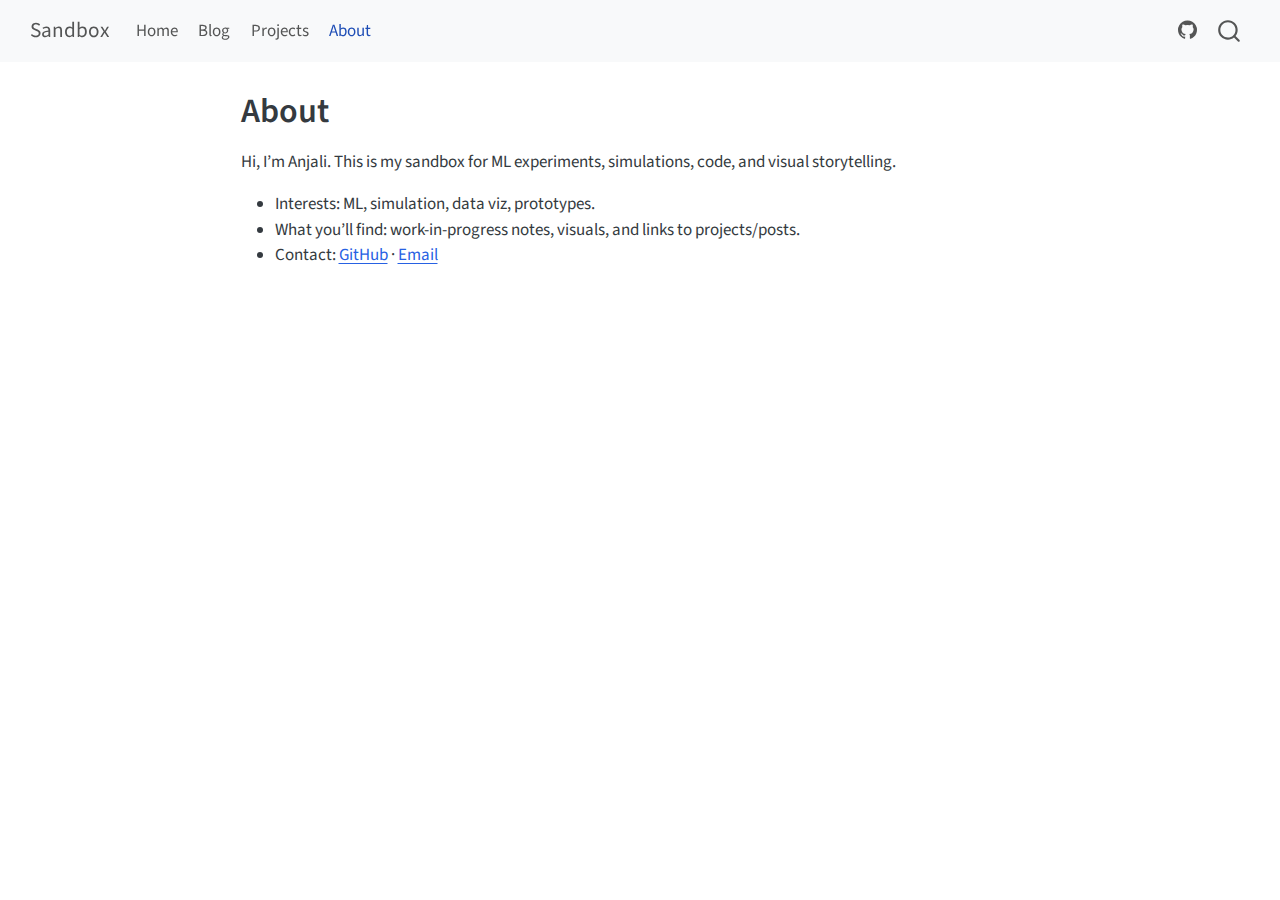
<file: about.html>
<!DOCTYPE html>
<html xmlns="http://www.w3.org/1999/xhtml" lang="en" xml:lang="en"><head>

<meta charset="utf-8">
<meta name="generator" content="quarto-1.8.26">

<meta name="viewport" content="width=device-width, initial-scale=1.0, user-scalable=yes">


<title>About – Sandbox</title>
<style>
code{white-space: pre-wrap;}
span.smallcaps{font-variant: small-caps;}
div.columns{display: flex; gap: min(4vw, 1.5em);}
div.column{flex: auto; overflow-x: auto;}
div.hanging-indent{margin-left: 1.5em; text-indent: -1.5em;}
ul.task-list{list-style: none;}
ul.task-list li input[type="checkbox"] {
  width: 0.8em;
  margin: 0 0.8em 0.2em -1em; /* quarto-specific, see https://github.com/quarto-dev/quarto-cli/issues/4556 */ 
  vertical-align: middle;
}
</style>


<script src="site_libs/quarto-nav/quarto-nav.js"></script>
<script src="site_libs/quarto-nav/headroom.min.js"></script>
<script src="site_libs/clipboard/clipboard.min.js"></script>
<script src="site_libs/quarto-search/autocomplete.umd.js"></script>
<script src="site_libs/quarto-search/fuse.min.js"></script>
<script src="site_libs/quarto-search/quarto-search.js"></script>
<meta name="quarto:offset" content="./">
<script src="site_libs/quarto-html/quarto.js" type="module"></script>
<script src="site_libs/quarto-html/tabsets/tabsets.js" type="module"></script>
<script src="site_libs/quarto-html/axe/axe-check.js" type="module"></script>
<script src="site_libs/quarto-html/popper.min.js"></script>
<script src="site_libs/quarto-html/tippy.umd.min.js"></script>
<script src="site_libs/quarto-html/anchor.min.js"></script>
<link href="site_libs/quarto-html/tippy.css" rel="stylesheet">
<link href="site_libs/quarto-html/quarto-syntax-highlighting-587c61ba64f3a5504c4d52d930310e48.css" rel="stylesheet" id="quarto-text-highlighting-styles">
<script src="site_libs/bootstrap/bootstrap.min.js"></script>
<link href="site_libs/bootstrap/bootstrap-icons.css" rel="stylesheet">
<link href="site_libs/bootstrap/bootstrap-0b37c64f34216b628666a8dac638b53b.min.css" rel="stylesheet" append-hash="true" id="quarto-bootstrap" data-mode="light">
<script id="quarto-search-options" type="application/json">{
  "location": "navbar",
  "copy-button": false,
  "collapse-after": 3,
  "panel-placement": "end",
  "type": "overlay",
  "limit": 50,
  "keyboard-shortcut": [
    "f",
    "/",
    "s"
  ],
  "show-item-context": false,
  "language": {
    "search-no-results-text": "No results",
    "search-matching-documents-text": "matching documents",
    "search-copy-link-title": "Copy link to search",
    "search-hide-matches-text": "Hide additional matches",
    "search-more-match-text": "more match in this document",
    "search-more-matches-text": "more matches in this document",
    "search-clear-button-title": "Clear",
    "search-text-placeholder": "",
    "search-detached-cancel-button-title": "Cancel",
    "search-submit-button-title": "Submit",
    "search-label": "Search"
  }
}</script>


<link rel="stylesheet" href="styles.scss">
</head>

<body class="nav-fixed fullcontent quarto-light">

<div id="quarto-search-results"></div>
  <header id="quarto-header" class="headroom fixed-top">
    <nav class="navbar navbar-expand-lg " data-bs-theme="dark">
      <div class="navbar-container container-fluid">
      <div class="navbar-brand-container mx-auto">
    <a class="navbar-brand" href="./index.html">
    <span class="navbar-title">Sandbox</span>
    </a>
  </div>
            <div id="quarto-search" class="" title="Search"></div>
          <button class="navbar-toggler" type="button" data-bs-toggle="collapse" data-bs-target="#navbarCollapse" aria-controls="navbarCollapse" role="menu" aria-expanded="false" aria-label="Toggle navigation" onclick="if (window.quartoToggleHeadroom) { window.quartoToggleHeadroom(); }">
  <span class="navbar-toggler-icon"></span>
</button>
          <div class="collapse navbar-collapse" id="navbarCollapse">
            <ul class="navbar-nav navbar-nav-scroll me-auto">
  <li class="nav-item">
    <a class="nav-link" href="./index.html"> 
<span class="menu-text">Home</span></a>
  </li>  
  <li class="nav-item">
    <a class="nav-link" href="./posts/index.html"> 
<span class="menu-text">Blog</span></a>
  </li>  
  <li class="nav-item">
    <a class="nav-link" href="./projects.qmd"> 
<span class="menu-text">Projects</span></a>
  </li>  
  <li class="nav-item">
    <a class="nav-link active" href="./about.html" aria-current="page"> 
<span class="menu-text">About</span></a>
  </li>  
</ul>
            <ul class="navbar-nav navbar-nav-scroll ms-auto">
  <li class="nav-item compact">
    <a class="nav-link" href="https://github.com/anjaliverma01"> <i class="bi bi-github" role="img">
</i> 
<span class="menu-text"></span></a>
  </li>  
</ul>
          </div> <!-- /navcollapse -->
            <div class="quarto-navbar-tools">
</div>
      </div> <!-- /container-fluid -->
    </nav>
</header>
<!-- content -->
<div id="quarto-content" class="quarto-container page-columns page-rows-contents page-layout-article page-navbar">
<!-- sidebar -->
<!-- margin-sidebar -->
    
<!-- main -->
<main class="content" id="quarto-document-content">

<header id="title-block-header" class="quarto-title-block default">
<div class="quarto-title">
<h1 class="title">About</h1>
</div>



<div class="quarto-title-meta">

    
  
    
  </div>
  


</header>


<p>Hi, I’m Anjali. This is my sandbox for ML experiments, simulations, code, and visual storytelling.</p>
<ul>
<li>Interests: ML, simulation, data viz, prototypes.</li>
<li>What you’ll find: work-in-progress notes, visuals, and links to projects/posts.</li>
<li>Contact: <a href="https://github.com/anjaliverma01">GitHub</a> · <a href="mailto:you@example.com">Email</a></li>
</ul>



</main> <!-- /main -->
<script id="quarto-html-after-body" type="application/javascript">
  window.document.addEventListener("DOMContentLoaded", function (event) {
    const icon = "";
    const anchorJS = new window.AnchorJS();
    anchorJS.options = {
      placement: 'right',
      icon: icon
    };
    anchorJS.add('.anchored');
    const isCodeAnnotation = (el) => {
      for (const clz of el.classList) {
        if (clz.startsWith('code-annotation-')) {                     
          return true;
        }
      }
      return false;
    }
    const onCopySuccess = function(e) {
      // button target
      const button = e.trigger;
      // don't keep focus
      button.blur();
      // flash "checked"
      button.classList.add('code-copy-button-checked');
      var currentTitle = button.getAttribute("title");
      button.setAttribute("title", "Copied!");
      let tooltip;
      if (window.bootstrap) {
        button.setAttribute("data-bs-toggle", "tooltip");
        button.setAttribute("data-bs-placement", "left");
        button.setAttribute("data-bs-title", "Copied!");
        tooltip = new bootstrap.Tooltip(button, 
          { trigger: "manual", 
            customClass: "code-copy-button-tooltip",
            offset: [0, -8]});
        tooltip.show();    
      }
      setTimeout(function() {
        if (tooltip) {
          tooltip.hide();
          button.removeAttribute("data-bs-title");
          button.removeAttribute("data-bs-toggle");
          button.removeAttribute("data-bs-placement");
        }
        button.setAttribute("title", currentTitle);
        button.classList.remove('code-copy-button-checked');
      }, 1000);
      // clear code selection
      e.clearSelection();
    }
    const getTextToCopy = function(trigger) {
      const outerScaffold = trigger.parentElement.cloneNode(true);
      const codeEl = outerScaffold.querySelector('code');
      for (const childEl of codeEl.children) {
        if (isCodeAnnotation(childEl)) {
          childEl.remove();
        }
      }
      return codeEl.innerText;
    }
    const clipboard = new window.ClipboardJS('.code-copy-button:not([data-in-quarto-modal])', {
      text: getTextToCopy
    });
    clipboard.on('success', onCopySuccess);
    if (window.document.getElementById('quarto-embedded-source-code-modal')) {
      const clipboardModal = new window.ClipboardJS('.code-copy-button[data-in-quarto-modal]', {
        text: getTextToCopy,
        container: window.document.getElementById('quarto-embedded-source-code-modal')
      });
      clipboardModal.on('success', onCopySuccess);
    }
      var localhostRegex = new RegExp(/^(?:http|https):\/\/localhost\:?[0-9]*\//);
      var mailtoRegex = new RegExp(/^mailto:/);
        var filterRegex = new RegExp("https:\/\/anjaliverma01\.github\.io\/Sandbox\/");
      var isInternal = (href) => {
          return filterRegex.test(href) || localhostRegex.test(href) || mailtoRegex.test(href);
      }
      // Inspect non-navigation links and adorn them if external
     var links = window.document.querySelectorAll('a[href]:not(.nav-link):not(.navbar-brand):not(.toc-action):not(.sidebar-link):not(.sidebar-item-toggle):not(.pagination-link):not(.no-external):not([aria-hidden]):not(.dropdown-item):not(.quarto-navigation-tool):not(.about-link)');
      for (var i=0; i<links.length; i++) {
        const link = links[i];
        if (!isInternal(link.href)) {
          // undo the damage that might have been done by quarto-nav.js in the case of
          // links that we want to consider external
          if (link.dataset.originalHref !== undefined) {
            link.href = link.dataset.originalHref;
          }
        }
      }
    function tippyHover(el, contentFn, onTriggerFn, onUntriggerFn) {
      const config = {
        allowHTML: true,
        maxWidth: 500,
        delay: 100,
        arrow: false,
        appendTo: function(el) {
            return el.parentElement;
        },
        interactive: true,
        interactiveBorder: 10,
        theme: 'quarto',
        placement: 'bottom-start',
      };
      if (contentFn) {
        config.content = contentFn;
      }
      if (onTriggerFn) {
        config.onTrigger = onTriggerFn;
      }
      if (onUntriggerFn) {
        config.onUntrigger = onUntriggerFn;
      }
      window.tippy(el, config); 
    }
    const noterefs = window.document.querySelectorAll('a[role="doc-noteref"]');
    for (var i=0; i<noterefs.length; i++) {
      const ref = noterefs[i];
      tippyHover(ref, function() {
        // use id or data attribute instead here
        let href = ref.getAttribute('data-footnote-href') || ref.getAttribute('href');
        try { href = new URL(href).hash; } catch {}
        const id = href.replace(/^#\/?/, "");
        const note = window.document.getElementById(id);
        if (note) {
          return note.innerHTML;
        } else {
          return "";
        }
      });
    }
    const xrefs = window.document.querySelectorAll('a.quarto-xref');
    const processXRef = (id, note) => {
      // Strip column container classes
      const stripColumnClz = (el) => {
        el.classList.remove("page-full", "page-columns");
        if (el.children) {
          for (const child of el.children) {
            stripColumnClz(child);
          }
        }
      }
      stripColumnClz(note)
      if (id === null || id.startsWith('sec-')) {
        // Special case sections, only their first couple elements
        const container = document.createElement("div");
        if (note.children && note.children.length > 2) {
          container.appendChild(note.children[0].cloneNode(true));
          for (let i = 1; i < note.children.length; i++) {
            const child = note.children[i];
            if (child.tagName === "P" && child.innerText === "") {
              continue;
            } else {
              container.appendChild(child.cloneNode(true));
              break;
            }
          }
          if (window.Quarto?.typesetMath) {
            window.Quarto.typesetMath(container);
          }
          return container.innerHTML
        } else {
          if (window.Quarto?.typesetMath) {
            window.Quarto.typesetMath(note);
          }
          return note.innerHTML;
        }
      } else {
        // Remove any anchor links if they are present
        const anchorLink = note.querySelector('a.anchorjs-link');
        if (anchorLink) {
          anchorLink.remove();
        }
        if (window.Quarto?.typesetMath) {
          window.Quarto.typesetMath(note);
        }
        if (note.classList.contains("callout")) {
          return note.outerHTML;
        } else {
          return note.innerHTML;
        }
      }
    }
    for (var i=0; i<xrefs.length; i++) {
      const xref = xrefs[i];
      tippyHover(xref, undefined, function(instance) {
        instance.disable();
        let url = xref.getAttribute('href');
        let hash = undefined; 
        if (url.startsWith('#')) {
          hash = url;
        } else {
          try { hash = new URL(url).hash; } catch {}
        }
        if (hash) {
          const id = hash.replace(/^#\/?/, "");
          const note = window.document.getElementById(id);
          if (note !== null) {
            try {
              const html = processXRef(id, note.cloneNode(true));
              instance.setContent(html);
            } finally {
              instance.enable();
              instance.show();
            }
          } else {
            // See if we can fetch this
            fetch(url.split('#')[0])
            .then(res => res.text())
            .then(html => {
              const parser = new DOMParser();
              const htmlDoc = parser.parseFromString(html, "text/html");
              const note = htmlDoc.getElementById(id);
              if (note !== null) {
                const html = processXRef(id, note);
                instance.setContent(html);
              } 
            }).finally(() => {
              instance.enable();
              instance.show();
            });
          }
        } else {
          // See if we can fetch a full url (with no hash to target)
          // This is a special case and we should probably do some content thinning / targeting
          fetch(url)
          .then(res => res.text())
          .then(html => {
            const parser = new DOMParser();
            const htmlDoc = parser.parseFromString(html, "text/html");
            const note = htmlDoc.querySelector('main.content');
            if (note !== null) {
              // This should only happen for chapter cross references
              // (since there is no id in the URL)
              // remove the first header
              if (note.children.length > 0 && note.children[0].tagName === "HEADER") {
                note.children[0].remove();
              }
              const html = processXRef(null, note);
              instance.setContent(html);
            } 
          }).finally(() => {
            instance.enable();
            instance.show();
          });
        }
      }, function(instance) {
      });
    }
        let selectedAnnoteEl;
        const selectorForAnnotation = ( cell, annotation) => {
          let cellAttr = 'data-code-cell="' + cell + '"';
          let lineAttr = 'data-code-annotation="' +  annotation + '"';
          const selector = 'span[' + cellAttr + '][' + lineAttr + ']';
          return selector;
        }
        const selectCodeLines = (annoteEl) => {
          const doc = window.document;
          const targetCell = annoteEl.getAttribute("data-target-cell");
          const targetAnnotation = annoteEl.getAttribute("data-target-annotation");
          const annoteSpan = window.document.querySelector(selectorForAnnotation(targetCell, targetAnnotation));
          const lines = annoteSpan.getAttribute("data-code-lines").split(",");
          const lineIds = lines.map((line) => {
            return targetCell + "-" + line;
          })
          let top = null;
          let height = null;
          let parent = null;
          if (lineIds.length > 0) {
              //compute the position of the single el (top and bottom and make a div)
              const el = window.document.getElementById(lineIds[0]);
              top = el.offsetTop;
              height = el.offsetHeight;
              parent = el.parentElement.parentElement;
            if (lineIds.length > 1) {
              const lastEl = window.document.getElementById(lineIds[lineIds.length - 1]);
              const bottom = lastEl.offsetTop + lastEl.offsetHeight;
              height = bottom - top;
            }
            if (top !== null && height !== null && parent !== null) {
              // cook up a div (if necessary) and position it 
              let div = window.document.getElementById("code-annotation-line-highlight");
              if (div === null) {
                div = window.document.createElement("div");
                div.setAttribute("id", "code-annotation-line-highlight");
                div.style.position = 'absolute';
                parent.appendChild(div);
              }
              div.style.top = top - 2 + "px";
              div.style.height = height + 4 + "px";
              div.style.left = 0;
              let gutterDiv = window.document.getElementById("code-annotation-line-highlight-gutter");
              if (gutterDiv === null) {
                gutterDiv = window.document.createElement("div");
                gutterDiv.setAttribute("id", "code-annotation-line-highlight-gutter");
                gutterDiv.style.position = 'absolute';
                const codeCell = window.document.getElementById(targetCell);
                const gutter = codeCell.querySelector('.code-annotation-gutter');
                gutter.appendChild(gutterDiv);
              }
              gutterDiv.style.top = top - 2 + "px";
              gutterDiv.style.height = height + 4 + "px";
            }
            selectedAnnoteEl = annoteEl;
          }
        };
        const unselectCodeLines = () => {
          const elementsIds = ["code-annotation-line-highlight", "code-annotation-line-highlight-gutter"];
          elementsIds.forEach((elId) => {
            const div = window.document.getElementById(elId);
            if (div) {
              div.remove();
            }
          });
          selectedAnnoteEl = undefined;
        };
          // Handle positioning of the toggle
      window.addEventListener(
        "resize",
        throttle(() => {
          elRect = undefined;
          if (selectedAnnoteEl) {
            selectCodeLines(selectedAnnoteEl);
          }
        }, 10)
      );
      function throttle(fn, ms) {
      let throttle = false;
      let timer;
        return (...args) => {
          if(!throttle) { // first call gets through
              fn.apply(this, args);
              throttle = true;
          } else { // all the others get throttled
              if(timer) clearTimeout(timer); // cancel #2
              timer = setTimeout(() => {
                fn.apply(this, args);
                timer = throttle = false;
              }, ms);
          }
        };
      }
        // Attach click handler to the DT
        const annoteDls = window.document.querySelectorAll('dt[data-target-cell]');
        for (const annoteDlNode of annoteDls) {
          annoteDlNode.addEventListener('click', (event) => {
            const clickedEl = event.target;
            if (clickedEl !== selectedAnnoteEl) {
              unselectCodeLines();
              const activeEl = window.document.querySelector('dt[data-target-cell].code-annotation-active');
              if (activeEl) {
                activeEl.classList.remove('code-annotation-active');
              }
              selectCodeLines(clickedEl);
              clickedEl.classList.add('code-annotation-active');
            } else {
              // Unselect the line
              unselectCodeLines();
              clickedEl.classList.remove('code-annotation-active');
            }
          });
        }
    const findCites = (el) => {
      const parentEl = el.parentElement;
      if (parentEl) {
        const cites = parentEl.dataset.cites;
        if (cites) {
          return {
            el,
            cites: cites.split(' ')
          };
        } else {
          return findCites(el.parentElement)
        }
      } else {
        return undefined;
      }
    };
    var bibliorefs = window.document.querySelectorAll('a[role="doc-biblioref"]');
    for (var i=0; i<bibliorefs.length; i++) {
      const ref = bibliorefs[i];
      const citeInfo = findCites(ref);
      if (citeInfo) {
        tippyHover(citeInfo.el, function() {
          var popup = window.document.createElement('div');
          citeInfo.cites.forEach(function(cite) {
            var citeDiv = window.document.createElement('div');
            citeDiv.classList.add('hanging-indent');
            citeDiv.classList.add('csl-entry');
            var biblioDiv = window.document.getElementById('ref-' + cite);
            if (biblioDiv) {
              citeDiv.innerHTML = biblioDiv.innerHTML;
            }
            popup.appendChild(citeDiv);
          });
          return popup.innerHTML;
        });
      }
    }
  });
  </script>
</div> <!-- /content -->




</body></html>
</file>
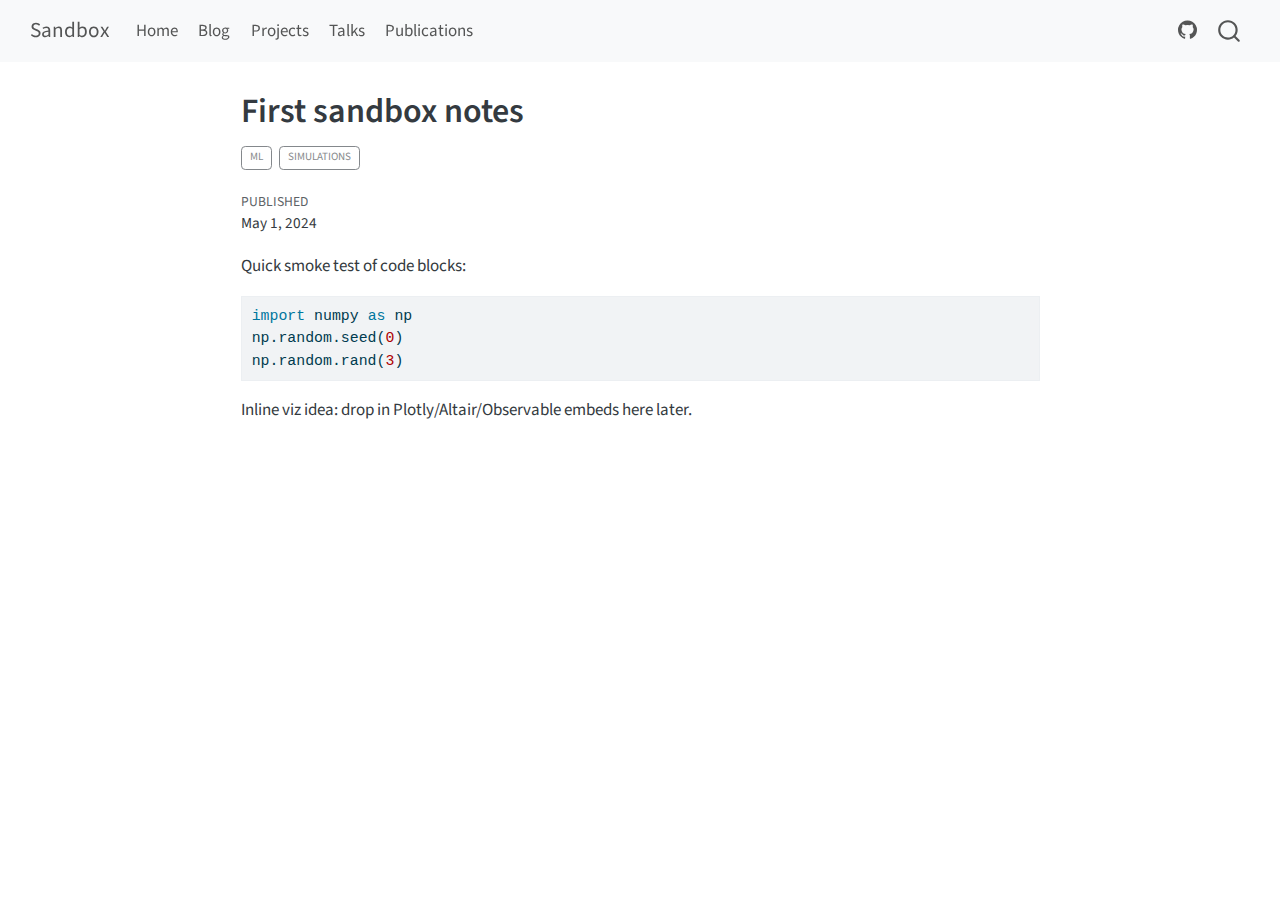
<file: posts/welcome.html>
<!DOCTYPE html>
<html xmlns="http://www.w3.org/1999/xhtml" lang="en" xml:lang="en"><head>

<meta charset="utf-8">
<meta name="generator" content="quarto-1.8.26">

<meta name="viewport" content="width=device-width, initial-scale=1.0, user-scalable=yes">

<meta name="dcterms.date" content="2024-05-01">

<title>First sandbox notes – Sandbox</title>
<style>
code{white-space: pre-wrap;}
span.smallcaps{font-variant: small-caps;}
div.columns{display: flex; gap: min(4vw, 1.5em);}
div.column{flex: auto; overflow-x: auto;}
div.hanging-indent{margin-left: 1.5em; text-indent: -1.5em;}
ul.task-list{list-style: none;}
ul.task-list li input[type="checkbox"] {
  width: 0.8em;
  margin: 0 0.8em 0.2em -1em; /* quarto-specific, see https://github.com/quarto-dev/quarto-cli/issues/4556 */ 
  vertical-align: middle;
}
/* CSS for syntax highlighting */
html { -webkit-text-size-adjust: 100%; }
pre > code.sourceCode { white-space: pre; position: relative; }
pre > code.sourceCode > span { display: inline-block; line-height: 1.25; }
pre > code.sourceCode > span:empty { height: 1.2em; }
.sourceCode { overflow: visible; }
code.sourceCode > span { color: inherit; text-decoration: inherit; }
div.sourceCode { margin: 1em 0; }
pre.sourceCode { margin: 0; }
@media screen {
div.sourceCode { overflow: auto; }
}
@media print {
pre > code.sourceCode { white-space: pre-wrap; }
pre > code.sourceCode > span { text-indent: -5em; padding-left: 5em; }
}
pre.numberSource code
  { counter-reset: source-line 0; }
pre.numberSource code > span
  { position: relative; left: -4em; counter-increment: source-line; }
pre.numberSource code > span > a:first-child::before
  { content: counter(source-line);
    position: relative; left: -1em; text-align: right; vertical-align: baseline;
    border: none; display: inline-block;
    -webkit-touch-callout: none; -webkit-user-select: none;
    -khtml-user-select: none; -moz-user-select: none;
    -ms-user-select: none; user-select: none;
    padding: 0 4px; width: 4em;
  }
pre.numberSource { margin-left: 3em;  padding-left: 4px; }
div.sourceCode
  {   }
@media screen {
pre > code.sourceCode > span > a:first-child::before { text-decoration: underline; }
}
</style>


<script src="../site_libs/quarto-nav/quarto-nav.js"></script>
<script src="../site_libs/quarto-nav/headroom.min.js"></script>
<script src="../site_libs/clipboard/clipboard.min.js"></script>
<script src="../site_libs/quarto-search/autocomplete.umd.js"></script>
<script src="../site_libs/quarto-search/fuse.min.js"></script>
<script src="../site_libs/quarto-search/quarto-search.js"></script>
<meta name="quarto:offset" content="../">
<script src="../site_libs/quarto-html/quarto.js" type="module"></script>
<script src="../site_libs/quarto-html/tabsets/tabsets.js" type="module"></script>
<script src="../site_libs/quarto-html/axe/axe-check.js" type="module"></script>
<script src="../site_libs/quarto-html/popper.min.js"></script>
<script src="../site_libs/quarto-html/tippy.umd.min.js"></script>
<script src="../site_libs/quarto-html/anchor.min.js"></script>
<link href="../site_libs/quarto-html/tippy.css" rel="stylesheet">
<link href="../site_libs/quarto-html/quarto-syntax-highlighting-587c61ba64f3a5504c4d52d930310e48.css" rel="stylesheet" id="quarto-text-highlighting-styles">
<script src="../site_libs/bootstrap/bootstrap.min.js"></script>
<link href="../site_libs/bootstrap/bootstrap-icons.css" rel="stylesheet">
<link href="../site_libs/bootstrap/bootstrap-0b37c64f34216b628666a8dac638b53b.min.css" rel="stylesheet" append-hash="true" id="quarto-bootstrap" data-mode="light">
<script id="quarto-search-options" type="application/json">{
  "location": "navbar",
  "copy-button": false,
  "collapse-after": 3,
  "panel-placement": "end",
  "type": "overlay",
  "limit": 50,
  "keyboard-shortcut": [
    "f",
    "/",
    "s"
  ],
  "show-item-context": false,
  "language": {
    "search-no-results-text": "No results",
    "search-matching-documents-text": "matching documents",
    "search-copy-link-title": "Copy link to search",
    "search-hide-matches-text": "Hide additional matches",
    "search-more-match-text": "more match in this document",
    "search-more-matches-text": "more matches in this document",
    "search-clear-button-title": "Clear",
    "search-text-placeholder": "",
    "search-detached-cancel-button-title": "Cancel",
    "search-submit-button-title": "Submit",
    "search-label": "Search"
  }
}</script>


<link rel="stylesheet" href="../styles.scss">
</head>

<body class="nav-fixed fullcontent quarto-light">

<div id="quarto-search-results"></div>
  <header id="quarto-header" class="headroom fixed-top">
    <nav class="navbar navbar-expand-lg " data-bs-theme="dark">
      <div class="navbar-container container-fluid">
      <div class="navbar-brand-container mx-auto">
    <a class="navbar-brand" href="../index.html">
    <span class="navbar-title">Sandbox</span>
    </a>
  </div>
            <div id="quarto-search" class="" title="Search"></div>
          <button class="navbar-toggler" type="button" data-bs-toggle="collapse" data-bs-target="#navbarCollapse" aria-controls="navbarCollapse" role="menu" aria-expanded="false" aria-label="Toggle navigation" onclick="if (window.quartoToggleHeadroom) { window.quartoToggleHeadroom(); }">
  <span class="navbar-toggler-icon"></span>
</button>
          <div class="collapse navbar-collapse" id="navbarCollapse">
            <ul class="navbar-nav navbar-nav-scroll me-auto">
  <li class="nav-item">
    <a class="nav-link" href="../index.html"> 
<span class="menu-text">Home</span></a>
  </li>  
  <li class="nav-item">
    <a class="nav-link" href="../posts/index.html"> 
<span class="menu-text">Blog</span></a>
  </li>  
  <li class="nav-item">
    <a class="nav-link" href="../projects.qmd"> 
<span class="menu-text">Projects</span></a>
  </li>  
  <li class="nav-item">
    <a class="nav-link" href="../talks.qmd"> 
<span class="menu-text">Talks</span></a>
  </li>  
  <li class="nav-item">
    <a class="nav-link" href="../publications.qmd"> 
<span class="menu-text">Publications</span></a>
  </li>  
</ul>
            <ul class="navbar-nav navbar-nav-scroll ms-auto">
  <li class="nav-item compact">
    <a class="nav-link" href="https://github.com/anjaliverma01"> <i class="bi bi-github" role="img">
</i> 
<span class="menu-text"></span></a>
  </li>  
</ul>
          </div> <!-- /navcollapse -->
            <div class="quarto-navbar-tools">
</div>
      </div> <!-- /container-fluid -->
    </nav>
</header>
<!-- content -->
<div id="quarto-content" class="quarto-container page-columns page-rows-contents page-layout-article page-navbar">
<!-- sidebar -->
<!-- margin-sidebar -->
    
<!-- main -->
<main class="content" id="quarto-document-content">

<header id="title-block-header" class="quarto-title-block default">
<div class="quarto-title">
<h1 class="title">First sandbox notes</h1>
  <div class="quarto-categories">
    <div class="quarto-category">ml</div>
    <div class="quarto-category">simulations</div>
  </div>
  </div>



<div class="quarto-title-meta">

    
    <div>
    <div class="quarto-title-meta-heading">Published</div>
    <div class="quarto-title-meta-contents">
      <p class="date">May 1, 2024</p>
    </div>
  </div>
  
    
  </div>
  


</header>


<p>Quick smoke test of code blocks:</p>
<div class="code-copy-outer-scaffold"><div class="sourceCode" id="cb1"><pre class="sourceCode python code-with-copy"><code class="sourceCode python"><span id="cb1-1"><a href="#cb1-1" aria-hidden="true" tabindex="-1"></a><span class="im">import</span> numpy <span class="im">as</span> np</span>
<span id="cb1-2"><a href="#cb1-2" aria-hidden="true" tabindex="-1"></a>np.random.seed(<span class="dv">0</span>)</span>
<span id="cb1-3"><a href="#cb1-3" aria-hidden="true" tabindex="-1"></a>np.random.rand(<span class="dv">3</span>)</span></code></pre></div><button title="Copy to Clipboard" class="code-copy-button"><i class="bi"></i></button></div>
<p>Inline viz idea: drop in Plotly/Altair/Observable embeds here later.</p>



</main> <!-- /main -->
<script id="quarto-html-after-body" type="application/javascript">
  window.document.addEventListener("DOMContentLoaded", function (event) {
    const icon = "";
    const anchorJS = new window.AnchorJS();
    anchorJS.options = {
      placement: 'right',
      icon: icon
    };
    anchorJS.add('.anchored');
    const isCodeAnnotation = (el) => {
      for (const clz of el.classList) {
        if (clz.startsWith('code-annotation-')) {                     
          return true;
        }
      }
      return false;
    }
    const onCopySuccess = function(e) {
      // button target
      const button = e.trigger;
      // don't keep focus
      button.blur();
      // flash "checked"
      button.classList.add('code-copy-button-checked');
      var currentTitle = button.getAttribute("title");
      button.setAttribute("title", "Copied!");
      let tooltip;
      if (window.bootstrap) {
        button.setAttribute("data-bs-toggle", "tooltip");
        button.setAttribute("data-bs-placement", "left");
        button.setAttribute("data-bs-title", "Copied!");
        tooltip = new bootstrap.Tooltip(button, 
          { trigger: "manual", 
            customClass: "code-copy-button-tooltip",
            offset: [0, -8]});
        tooltip.show();    
      }
      setTimeout(function() {
        if (tooltip) {
          tooltip.hide();
          button.removeAttribute("data-bs-title");
          button.removeAttribute("data-bs-toggle");
          button.removeAttribute("data-bs-placement");
        }
        button.setAttribute("title", currentTitle);
        button.classList.remove('code-copy-button-checked');
      }, 1000);
      // clear code selection
      e.clearSelection();
    }
    const getTextToCopy = function(trigger) {
      const outerScaffold = trigger.parentElement.cloneNode(true);
      const codeEl = outerScaffold.querySelector('code');
      for (const childEl of codeEl.children) {
        if (isCodeAnnotation(childEl)) {
          childEl.remove();
        }
      }
      return codeEl.innerText;
    }
    const clipboard = new window.ClipboardJS('.code-copy-button:not([data-in-quarto-modal])', {
      text: getTextToCopy
    });
    clipboard.on('success', onCopySuccess);
    if (window.document.getElementById('quarto-embedded-source-code-modal')) {
      const clipboardModal = new window.ClipboardJS('.code-copy-button[data-in-quarto-modal]', {
        text: getTextToCopy,
        container: window.document.getElementById('quarto-embedded-source-code-modal')
      });
      clipboardModal.on('success', onCopySuccess);
    }
      var localhostRegex = new RegExp(/^(?:http|https):\/\/localhost\:?[0-9]*\//);
      var mailtoRegex = new RegExp(/^mailto:/);
        var filterRegex = new RegExp("https:\/\/anjaliverma01\.github\.io\/Sandbox\/");
      var isInternal = (href) => {
          return filterRegex.test(href) || localhostRegex.test(href) || mailtoRegex.test(href);
      }
      // Inspect non-navigation links and adorn them if external
     var links = window.document.querySelectorAll('a[href]:not(.nav-link):not(.navbar-brand):not(.toc-action):not(.sidebar-link):not(.sidebar-item-toggle):not(.pagination-link):not(.no-external):not([aria-hidden]):not(.dropdown-item):not(.quarto-navigation-tool):not(.about-link)');
      for (var i=0; i<links.length; i++) {
        const link = links[i];
        if (!isInternal(link.href)) {
          // undo the damage that might have been done by quarto-nav.js in the case of
          // links that we want to consider external
          if (link.dataset.originalHref !== undefined) {
            link.href = link.dataset.originalHref;
          }
        }
      }
    function tippyHover(el, contentFn, onTriggerFn, onUntriggerFn) {
      const config = {
        allowHTML: true,
        maxWidth: 500,
        delay: 100,
        arrow: false,
        appendTo: function(el) {
            return el.parentElement;
        },
        interactive: true,
        interactiveBorder: 10,
        theme: 'quarto',
        placement: 'bottom-start',
      };
      if (contentFn) {
        config.content = contentFn;
      }
      if (onTriggerFn) {
        config.onTrigger = onTriggerFn;
      }
      if (onUntriggerFn) {
        config.onUntrigger = onUntriggerFn;
      }
      window.tippy(el, config); 
    }
    const noterefs = window.document.querySelectorAll('a[role="doc-noteref"]');
    for (var i=0; i<noterefs.length; i++) {
      const ref = noterefs[i];
      tippyHover(ref, function() {
        // use id or data attribute instead here
        let href = ref.getAttribute('data-footnote-href') || ref.getAttribute('href');
        try { href = new URL(href).hash; } catch {}
        const id = href.replace(/^#\/?/, "");
        const note = window.document.getElementById(id);
        if (note) {
          return note.innerHTML;
        } else {
          return "";
        }
      });
    }
    const xrefs = window.document.querySelectorAll('a.quarto-xref');
    const processXRef = (id, note) => {
      // Strip column container classes
      const stripColumnClz = (el) => {
        el.classList.remove("page-full", "page-columns");
        if (el.children) {
          for (const child of el.children) {
            stripColumnClz(child);
          }
        }
      }
      stripColumnClz(note)
      if (id === null || id.startsWith('sec-')) {
        // Special case sections, only their first couple elements
        const container = document.createElement("div");
        if (note.children && note.children.length > 2) {
          container.appendChild(note.children[0].cloneNode(true));
          for (let i = 1; i < note.children.length; i++) {
            const child = note.children[i];
            if (child.tagName === "P" && child.innerText === "") {
              continue;
            } else {
              container.appendChild(child.cloneNode(true));
              break;
            }
          }
          if (window.Quarto?.typesetMath) {
            window.Quarto.typesetMath(container);
          }
          return container.innerHTML
        } else {
          if (window.Quarto?.typesetMath) {
            window.Quarto.typesetMath(note);
          }
          return note.innerHTML;
        }
      } else {
        // Remove any anchor links if they are present
        const anchorLink = note.querySelector('a.anchorjs-link');
        if (anchorLink) {
          anchorLink.remove();
        }
        if (window.Quarto?.typesetMath) {
          window.Quarto.typesetMath(note);
        }
        if (note.classList.contains("callout")) {
          return note.outerHTML;
        } else {
          return note.innerHTML;
        }
      }
    }
    for (var i=0; i<xrefs.length; i++) {
      const xref = xrefs[i];
      tippyHover(xref, undefined, function(instance) {
        instance.disable();
        let url = xref.getAttribute('href');
        let hash = undefined; 
        if (url.startsWith('#')) {
          hash = url;
        } else {
          try { hash = new URL(url).hash; } catch {}
        }
        if (hash) {
          const id = hash.replace(/^#\/?/, "");
          const note = window.document.getElementById(id);
          if (note !== null) {
            try {
              const html = processXRef(id, note.cloneNode(true));
              instance.setContent(html);
            } finally {
              instance.enable();
              instance.show();
            }
          } else {
            // See if we can fetch this
            fetch(url.split('#')[0])
            .then(res => res.text())
            .then(html => {
              const parser = new DOMParser();
              const htmlDoc = parser.parseFromString(html, "text/html");
              const note = htmlDoc.getElementById(id);
              if (note !== null) {
                const html = processXRef(id, note);
                instance.setContent(html);
              } 
            }).finally(() => {
              instance.enable();
              instance.show();
            });
          }
        } else {
          // See if we can fetch a full url (with no hash to target)
          // This is a special case and we should probably do some content thinning / targeting
          fetch(url)
          .then(res => res.text())
          .then(html => {
            const parser = new DOMParser();
            const htmlDoc = parser.parseFromString(html, "text/html");
            const note = htmlDoc.querySelector('main.content');
            if (note !== null) {
              // This should only happen for chapter cross references
              // (since there is no id in the URL)
              // remove the first header
              if (note.children.length > 0 && note.children[0].tagName === "HEADER") {
                note.children[0].remove();
              }
              const html = processXRef(null, note);
              instance.setContent(html);
            } 
          }).finally(() => {
            instance.enable();
            instance.show();
          });
        }
      }, function(instance) {
      });
    }
        let selectedAnnoteEl;
        const selectorForAnnotation = ( cell, annotation) => {
          let cellAttr = 'data-code-cell="' + cell + '"';
          let lineAttr = 'data-code-annotation="' +  annotation + '"';
          const selector = 'span[' + cellAttr + '][' + lineAttr + ']';
          return selector;
        }
        const selectCodeLines = (annoteEl) => {
          const doc = window.document;
          const targetCell = annoteEl.getAttribute("data-target-cell");
          const targetAnnotation = annoteEl.getAttribute("data-target-annotation");
          const annoteSpan = window.document.querySelector(selectorForAnnotation(targetCell, targetAnnotation));
          const lines = annoteSpan.getAttribute("data-code-lines").split(",");
          const lineIds = lines.map((line) => {
            return targetCell + "-" + line;
          })
          let top = null;
          let height = null;
          let parent = null;
          if (lineIds.length > 0) {
              //compute the position of the single el (top and bottom and make a div)
              const el = window.document.getElementById(lineIds[0]);
              top = el.offsetTop;
              height = el.offsetHeight;
              parent = el.parentElement.parentElement;
            if (lineIds.length > 1) {
              const lastEl = window.document.getElementById(lineIds[lineIds.length - 1]);
              const bottom = lastEl.offsetTop + lastEl.offsetHeight;
              height = bottom - top;
            }
            if (top !== null && height !== null && parent !== null) {
              // cook up a div (if necessary) and position it 
              let div = window.document.getElementById("code-annotation-line-highlight");
              if (div === null) {
                div = window.document.createElement("div");
                div.setAttribute("id", "code-annotation-line-highlight");
                div.style.position = 'absolute';
                parent.appendChild(div);
              }
              div.style.top = top - 2 + "px";
              div.style.height = height + 4 + "px";
              div.style.left = 0;
              let gutterDiv = window.document.getElementById("code-annotation-line-highlight-gutter");
              if (gutterDiv === null) {
                gutterDiv = window.document.createElement("div");
                gutterDiv.setAttribute("id", "code-annotation-line-highlight-gutter");
                gutterDiv.style.position = 'absolute';
                const codeCell = window.document.getElementById(targetCell);
                const gutter = codeCell.querySelector('.code-annotation-gutter');
                gutter.appendChild(gutterDiv);
              }
              gutterDiv.style.top = top - 2 + "px";
              gutterDiv.style.height = height + 4 + "px";
            }
            selectedAnnoteEl = annoteEl;
          }
        };
        const unselectCodeLines = () => {
          const elementsIds = ["code-annotation-line-highlight", "code-annotation-line-highlight-gutter"];
          elementsIds.forEach((elId) => {
            const div = window.document.getElementById(elId);
            if (div) {
              div.remove();
            }
          });
          selectedAnnoteEl = undefined;
        };
          // Handle positioning of the toggle
      window.addEventListener(
        "resize",
        throttle(() => {
          elRect = undefined;
          if (selectedAnnoteEl) {
            selectCodeLines(selectedAnnoteEl);
          }
        }, 10)
      );
      function throttle(fn, ms) {
      let throttle = false;
      let timer;
        return (...args) => {
          if(!throttle) { // first call gets through
              fn.apply(this, args);
              throttle = true;
          } else { // all the others get throttled
              if(timer) clearTimeout(timer); // cancel #2
              timer = setTimeout(() => {
                fn.apply(this, args);
                timer = throttle = false;
              }, ms);
          }
        };
      }
        // Attach click handler to the DT
        const annoteDls = window.document.querySelectorAll('dt[data-target-cell]');
        for (const annoteDlNode of annoteDls) {
          annoteDlNode.addEventListener('click', (event) => {
            const clickedEl = event.target;
            if (clickedEl !== selectedAnnoteEl) {
              unselectCodeLines();
              const activeEl = window.document.querySelector('dt[data-target-cell].code-annotation-active');
              if (activeEl) {
                activeEl.classList.remove('code-annotation-active');
              }
              selectCodeLines(clickedEl);
              clickedEl.classList.add('code-annotation-active');
            } else {
              // Unselect the line
              unselectCodeLines();
              clickedEl.classList.remove('code-annotation-active');
            }
          });
        }
    const findCites = (el) => {
      const parentEl = el.parentElement;
      if (parentEl) {
        const cites = parentEl.dataset.cites;
        if (cites) {
          return {
            el,
            cites: cites.split(' ')
          };
        } else {
          return findCites(el.parentElement)
        }
      } else {
        return undefined;
      }
    };
    var bibliorefs = window.document.querySelectorAll('a[role="doc-biblioref"]');
    for (var i=0; i<bibliorefs.length; i++) {
      const ref = bibliorefs[i];
      const citeInfo = findCites(ref);
      if (citeInfo) {
        tippyHover(citeInfo.el, function() {
          var popup = window.document.createElement('div');
          citeInfo.cites.forEach(function(cite) {
            var citeDiv = window.document.createElement('div');
            citeDiv.classList.add('hanging-indent');
            citeDiv.classList.add('csl-entry');
            var biblioDiv = window.document.getElementById('ref-' + cite);
            if (biblioDiv) {
              citeDiv.innerHTML = biblioDiv.innerHTML;
            }
            popup.appendChild(citeDiv);
          });
          return popup.innerHTML;
        });
      }
    }
  });
  </script>
</div> <!-- /content -->




</body></html>
</file>
<file: site_libs/quarto-html/tippy.css>
.tippy-box[data-animation=fade][data-state=hidden]{opacity:0}[data-tippy-root]{max-width:calc(100vw - 10px)}.tippy-box{position:relative;background-color:#333;color:#fff;border-radius:4px;font-size:14px;line-height:1.4;white-space:normal;outline:0;transition-property:transform,visibility,opacity}.tippy-box[data-placement^=top]>.tippy-arrow{bottom:0}.tippy-box[data-placement^=top]>.tippy-arrow:before{bottom:-7px;left:0;border-width:8px 8px 0;border-top-color:initial;transform-origin:center top}.tippy-box[data-placement^=bottom]>.tippy-arrow{top:0}.tippy-box[data-placement^=bottom]>.tippy-arrow:before{top:-7px;left:0;border-width:0 8px 8px;border-bottom-color:initial;transform-origin:center bottom}.tippy-box[data-placement^=left]>.tippy-arrow{right:0}.tippy-box[data-placement^=left]>.tippy-arrow:before{border-width:8px 0 8px 8px;border-left-color:initial;right:-7px;transform-origin:center left}.tippy-box[data-placement^=right]>.tippy-arrow{left:0}.tippy-box[data-placement^=right]>.tippy-arrow:before{left:-7px;border-width:8px 8px 8px 0;border-right-color:initial;transform-origin:center right}.tippy-box[data-inertia][data-state=visible]{transition-timing-function:cubic-bezier(.54,1.5,.38,1.11)}.tippy-arrow{width:16px;height:16px;color:#333}.tippy-arrow:before{content:"";position:absolute;border-color:transparent;border-style:solid}.tippy-content{position:relative;padding:5px 9px;z-index:1}
</file>
<file: site_libs/quarto-html/quarto-syntax-highlighting-587c61ba64f3a5504c4d52d930310e48.css>
/* quarto syntax highlight colors */
:root {
  --quarto-hl-ot-color: #003B4F;
  --quarto-hl-at-color: #657422;
  --quarto-hl-ss-color: #20794D;
  --quarto-hl-an-color: #5E5E5E;
  --quarto-hl-fu-color: #4758AB;
  --quarto-hl-st-color: #20794D;
  --quarto-hl-cf-color: #003B4F;
  --quarto-hl-op-color: #5E5E5E;
  --quarto-hl-er-color: #AD0000;
  --quarto-hl-bn-color: #AD0000;
  --quarto-hl-al-color: #AD0000;
  --quarto-hl-va-color: #111111;
  --quarto-hl-bu-color: inherit;
  --quarto-hl-ex-color: inherit;
  --quarto-hl-pp-color: #AD0000;
  --quarto-hl-in-color: #5E5E5E;
  --quarto-hl-vs-color: #20794D;
  --quarto-hl-wa-color: #5E5E5E;
  --quarto-hl-do-color: #5E5E5E;
  --quarto-hl-im-color: #00769E;
  --quarto-hl-ch-color: #20794D;
  --quarto-hl-dt-color: #AD0000;
  --quarto-hl-fl-color: #AD0000;
  --quarto-hl-co-color: #5E5E5E;
  --quarto-hl-cv-color: #5E5E5E;
  --quarto-hl-cn-color: #8f5902;
  --quarto-hl-sc-color: #5E5E5E;
  --quarto-hl-dv-color: #AD0000;
  --quarto-hl-kw-color: #003B4F;
}

/* other quarto variables */
:root {
  --quarto-font-monospace: SFMono-Regular, Menlo, Monaco, Consolas, "Liberation Mono", "Courier New", monospace;
}

/* syntax highlight based on Pandoc's rules */
pre > code.sourceCode > span {
  color: #003B4F;
}

code.sourceCode > span {
  color: #003B4F;
}

div.sourceCode,
div.sourceCode pre.sourceCode {
  color: #003B4F;
}

/* Normal */
code span {
  color: #003B4F;
}

/* Alert */
code span.al {
  color: #AD0000;
  font-style: inherit;
}

/* Annotation */
code span.an {
  color: #5E5E5E;
  font-style: inherit;
}

/* Attribute */
code span.at {
  color: #657422;
  font-style: inherit;
}

/* BaseN */
code span.bn {
  color: #AD0000;
  font-style: inherit;
}

/* BuiltIn */
code span.bu {
  font-style: inherit;
}

/* ControlFlow */
code span.cf {
  color: #003B4F;
  font-weight: bold;
  font-style: inherit;
}

/* Char */
code span.ch {
  color: #20794D;
  font-style: inherit;
}

/* Constant */
code span.cn {
  color: #8f5902;
  font-style: inherit;
}

/* Comment */
code span.co {
  color: #5E5E5E;
  font-style: inherit;
}

/* CommentVar */
code span.cv {
  color: #5E5E5E;
  font-style: italic;
}

/* Documentation */
code span.do {
  color: #5E5E5E;
  font-style: italic;
}

/* DataType */
code span.dt {
  color: #AD0000;
  font-style: inherit;
}

/* DecVal */
code span.dv {
  color: #AD0000;
  font-style: inherit;
}

/* Error */
code span.er {
  color: #AD0000;
  font-style: inherit;
}

/* Extension */
code span.ex {
  font-style: inherit;
}

/* Float */
code span.fl {
  color: #AD0000;
  font-style: inherit;
}

/* Function */
code span.fu {
  color: #4758AB;
  font-style: inherit;
}

/* Import */
code span.im {
  color: #00769E;
  font-style: inherit;
}

/* Information */
code span.in {
  color: #5E5E5E;
  font-style: inherit;
}

/* Keyword */
code span.kw {
  color: #003B4F;
  font-weight: bold;
  font-style: inherit;
}

/* Operator */
code span.op {
  color: #5E5E5E;
  font-style: inherit;
}

/* Other */
code span.ot {
  color: #003B4F;
  font-style: inherit;
}

/* Preprocessor */
code span.pp {
  color: #AD0000;
  font-style: inherit;
}

/* SpecialChar */
code span.sc {
  color: #5E5E5E;
  font-style: inherit;
}

/* SpecialString */
code span.ss {
  color: #20794D;
  font-style: inherit;
}

/* String */
code span.st {
  color: #20794D;
  font-style: inherit;
}

/* Variable */
code span.va {
  color: #111111;
  font-style: inherit;
}

/* VerbatimString */
code span.vs {
  color: #20794D;
  font-style: inherit;
}

/* Warning */
code span.wa {
  color: #5E5E5E;
  font-style: italic;
}

.prevent-inlining {
  content: "</";
}

/*# sourceMappingURL=2dce1cc6c82594539e1579de68416b47.css.map */
</file>
<file: styles.css>
/* Inspired by silviacanelon.com palette/typography */
@import url('https://fonts.googleapis.com/css2?family=Playfair+Display:wght@600;700&family=Source+Sans+Pro:wght@400;600&display=swap');

:root {
  --bg: #f7f1e9;
  --navy: #0f2d4a;
  --rust: #b35a1f;
}

body {
  font-size: 17px;
  background: var(--bg);
  color: var(--navy);
  font-family: 'Source Sans Pro', sans-serif;
}

h1, h2, h3, h4 {
  font-family: 'Playfair Display', serif;
  color: var(--navy);
}

.navbar {
  background: transparent;
  box-shadow: none;
  padding-top: 1.2rem;
}

.navbar-brand {
  font-weight: 700;
  color: var(--navy) !important;
  letter-spacing: 0.08em;
}

.navbar-nav .nav-link {
  color: var(--rust) !important;
  letter-spacing: 0.1em;
  font-weight: 600;
  text-transform: uppercase;
}

.navbar-nav .nav-link:hover,
.navbar-nav .nav-link:focus {
  color: var(--navy) !important;
}

.hero {
  display: grid;
  grid-template-columns: 1.1fr 0.9fr;
  gap: 2.5rem;
  align-items: center;
  min-height: 70vh;
  padding: 3rem 0;
}

.hero-text h1 {
  font-size: clamp(2.5rem, 4vw, 3.5rem);
  margin: 0.5rem 0;
}

.hero-text .eyebrow {
  text-transform: uppercase;
  letter-spacing: 0.18em;
  color: var(--rust);
  font-weight: 600;
  margin: 0;
}

.hero-text .subtitle {
  font-size: 1.1rem;
  line-height: 1.6;
  max-width: 36rem;
  margin-bottom: 1.5rem;
}

.social a {
  margin-right: 1rem;
  color: var(--rust);
  font-weight: 600;
  text-decoration: none;
}

.social a:hover {
  color: var(--navy);
}

.cta {
  display: inline-block;
  margin-top: 1.2rem;
  color: var(--rust);
  font-weight: 700;
  text-decoration: none;
  border-bottom: 2px solid var(--rust);
  padding-bottom: 0.1rem;
}

.cta:hover {
  color: var(--navy);
  border-color: var(--navy);
}

.hero-visual {
  width: 100%;
  max-width: 440px;
  aspect-ratio: 1 / 1;
  margin: 0 auto;
  border-radius: 50%;
  background: radial-gradient(circle at center, #ffffff 0%, #ffffff 35%, #f1e3d6 60%, #f7f1e9 100%);
  box-shadow: 0 20px 40px rgba(0, 0, 0, 0.08);
  position: relative;
  border: 6px solid var(--navy);
}

.hero-visual::before {
  content: "";
  position: absolute;
  inset: 10%;
  border: 2px solid var(--rust);
  border-radius: 50%;
  opacity: 0.6;
}

.hero-visual::after {
  content: "";
  position: absolute;
  inset: 22%;
  border: 1px dashed var(--navy);
  border-radius: 50%;
  opacity: 0.5;
}

@media (max-width: 900px) {
  .hero {
    grid-template-columns: 1fr;
    text-align: center;
  }
  .hero-visual {
    order: -1;
    max-width: 360px;
  }
  .social a {
    margin-right: 0.75rem;
  }
}
</file>
